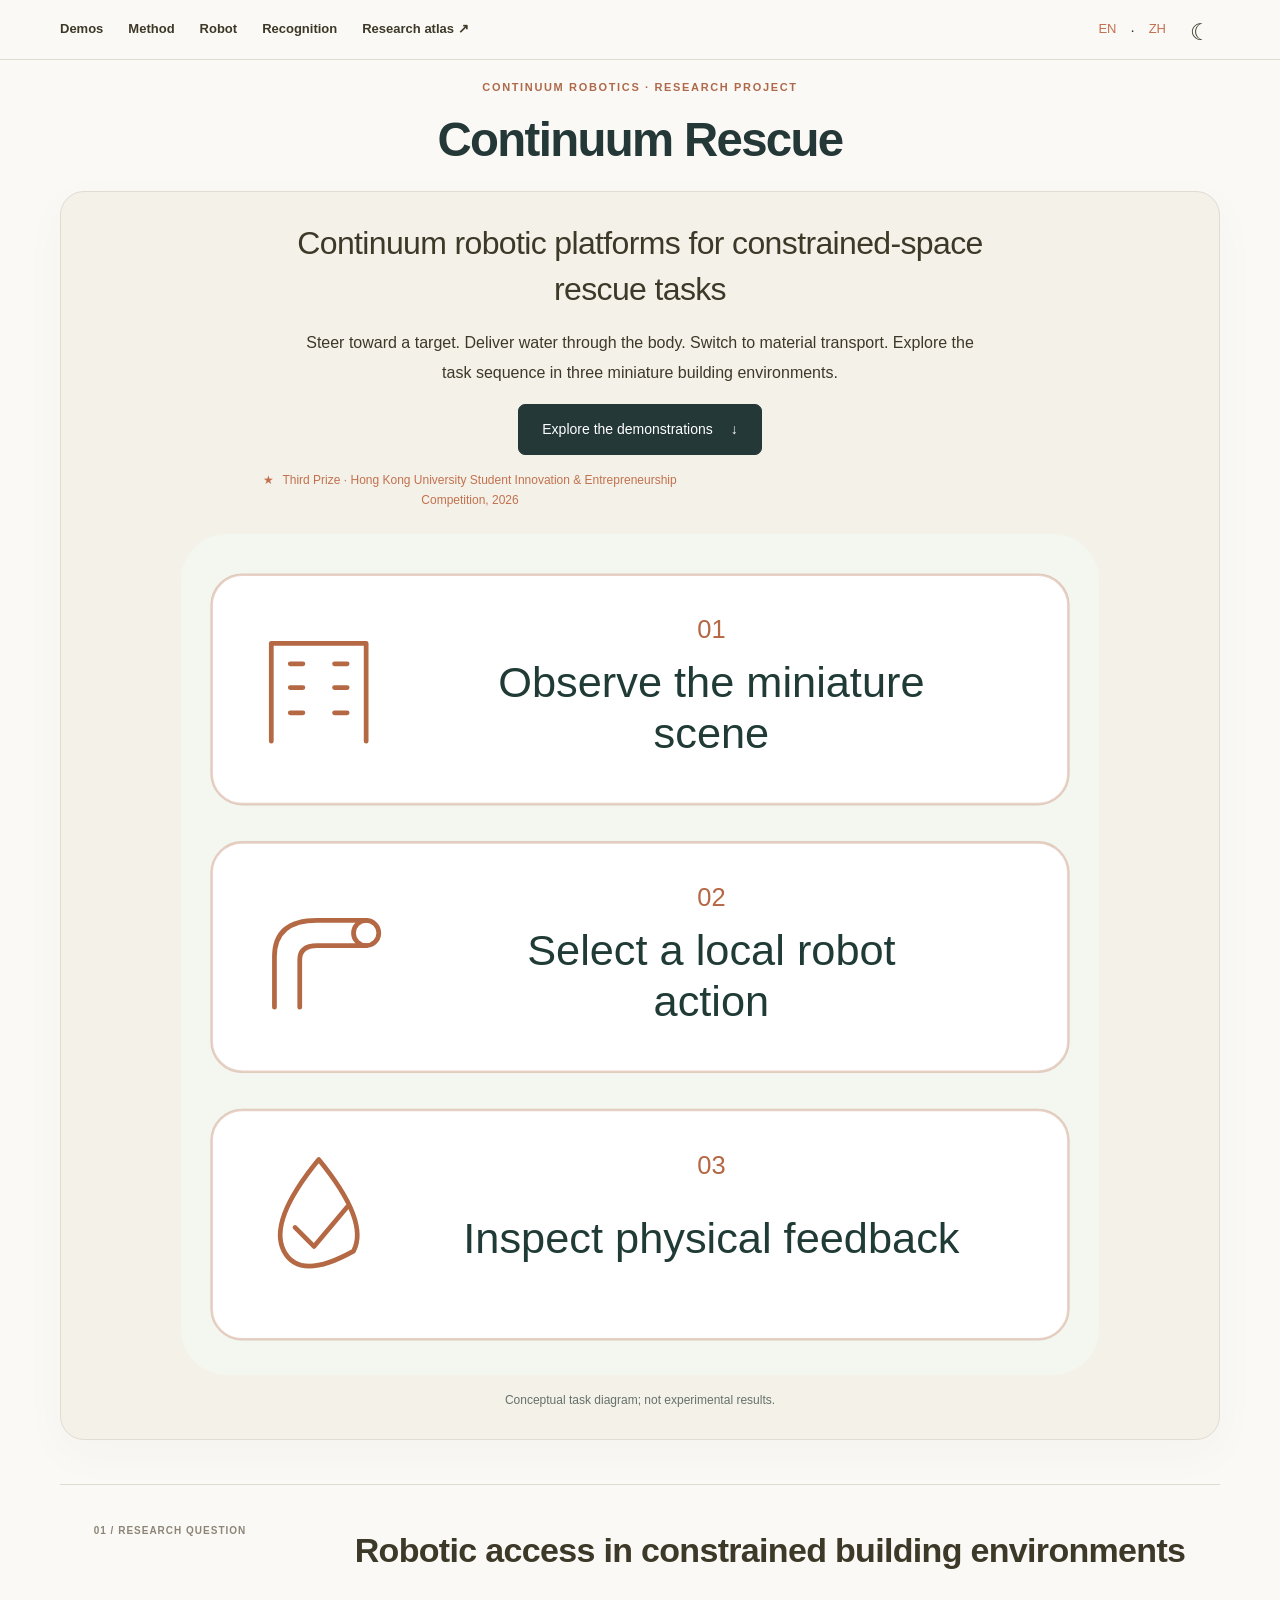
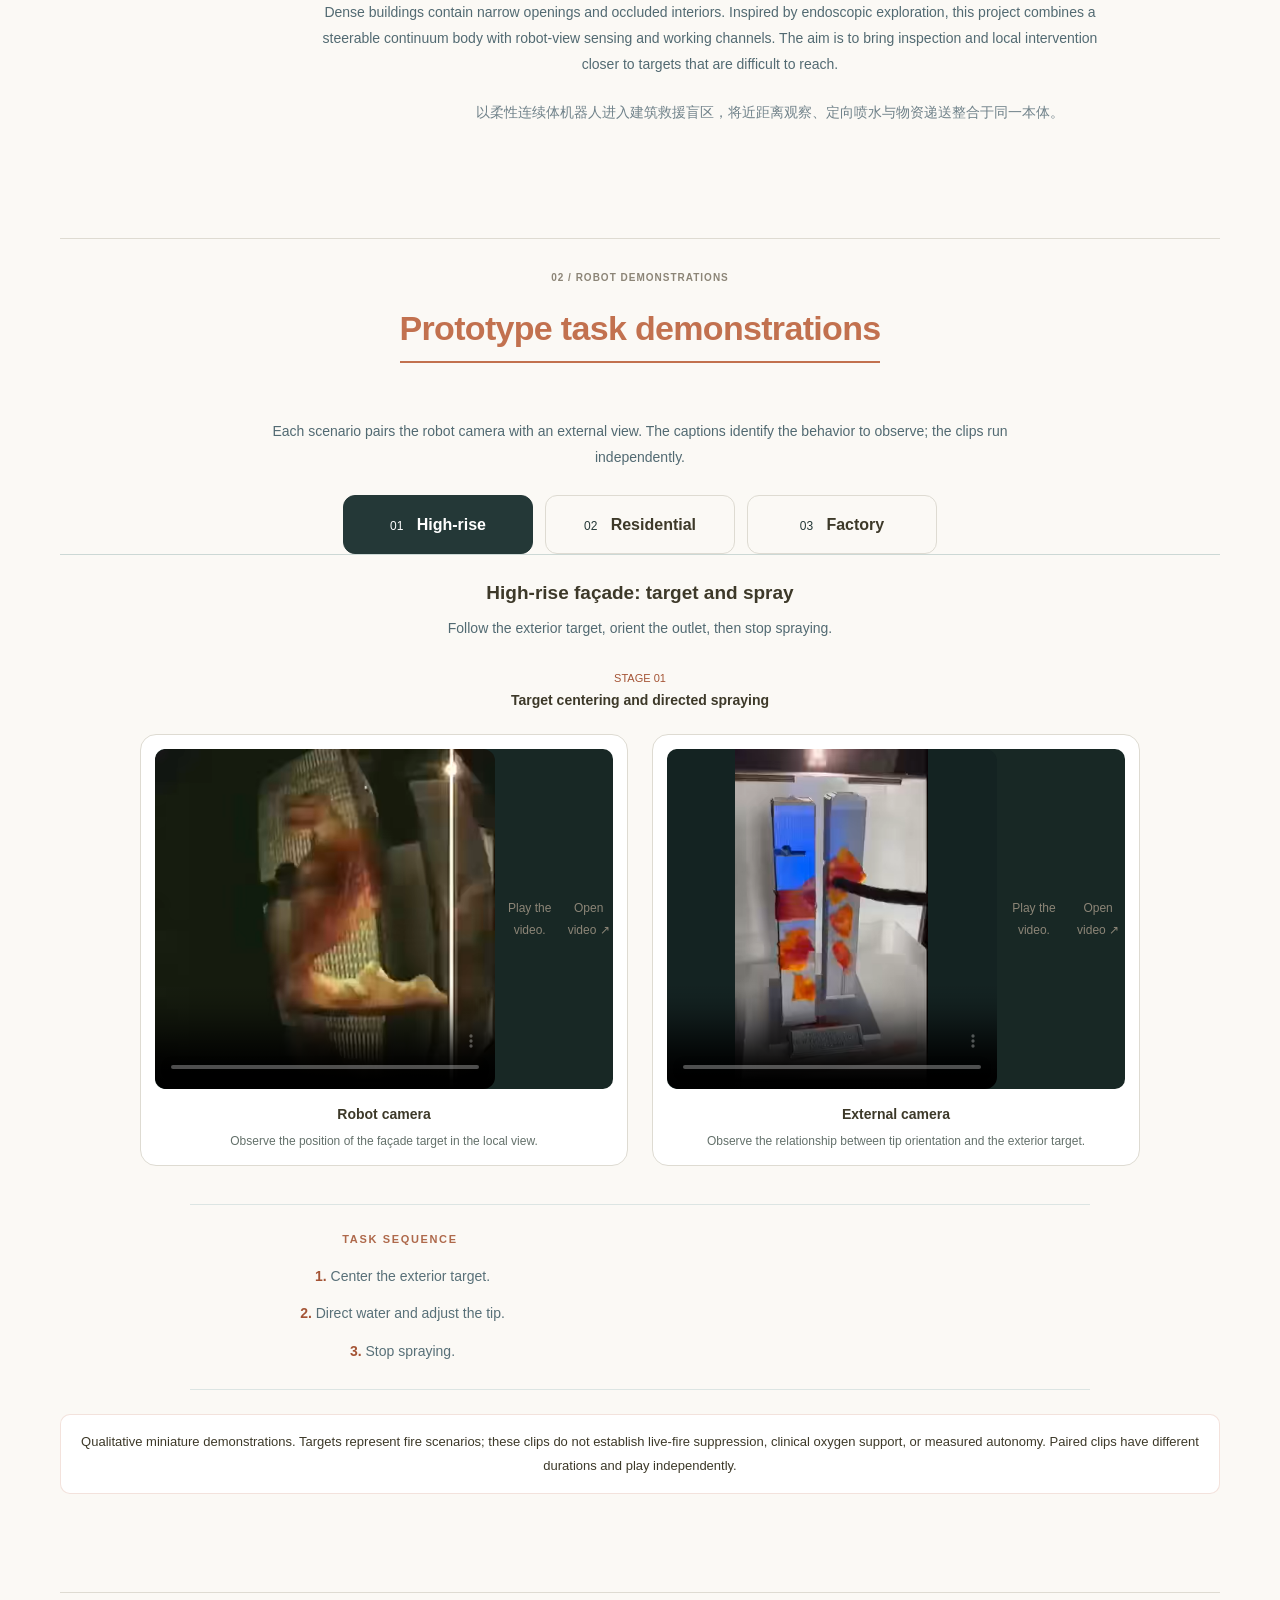
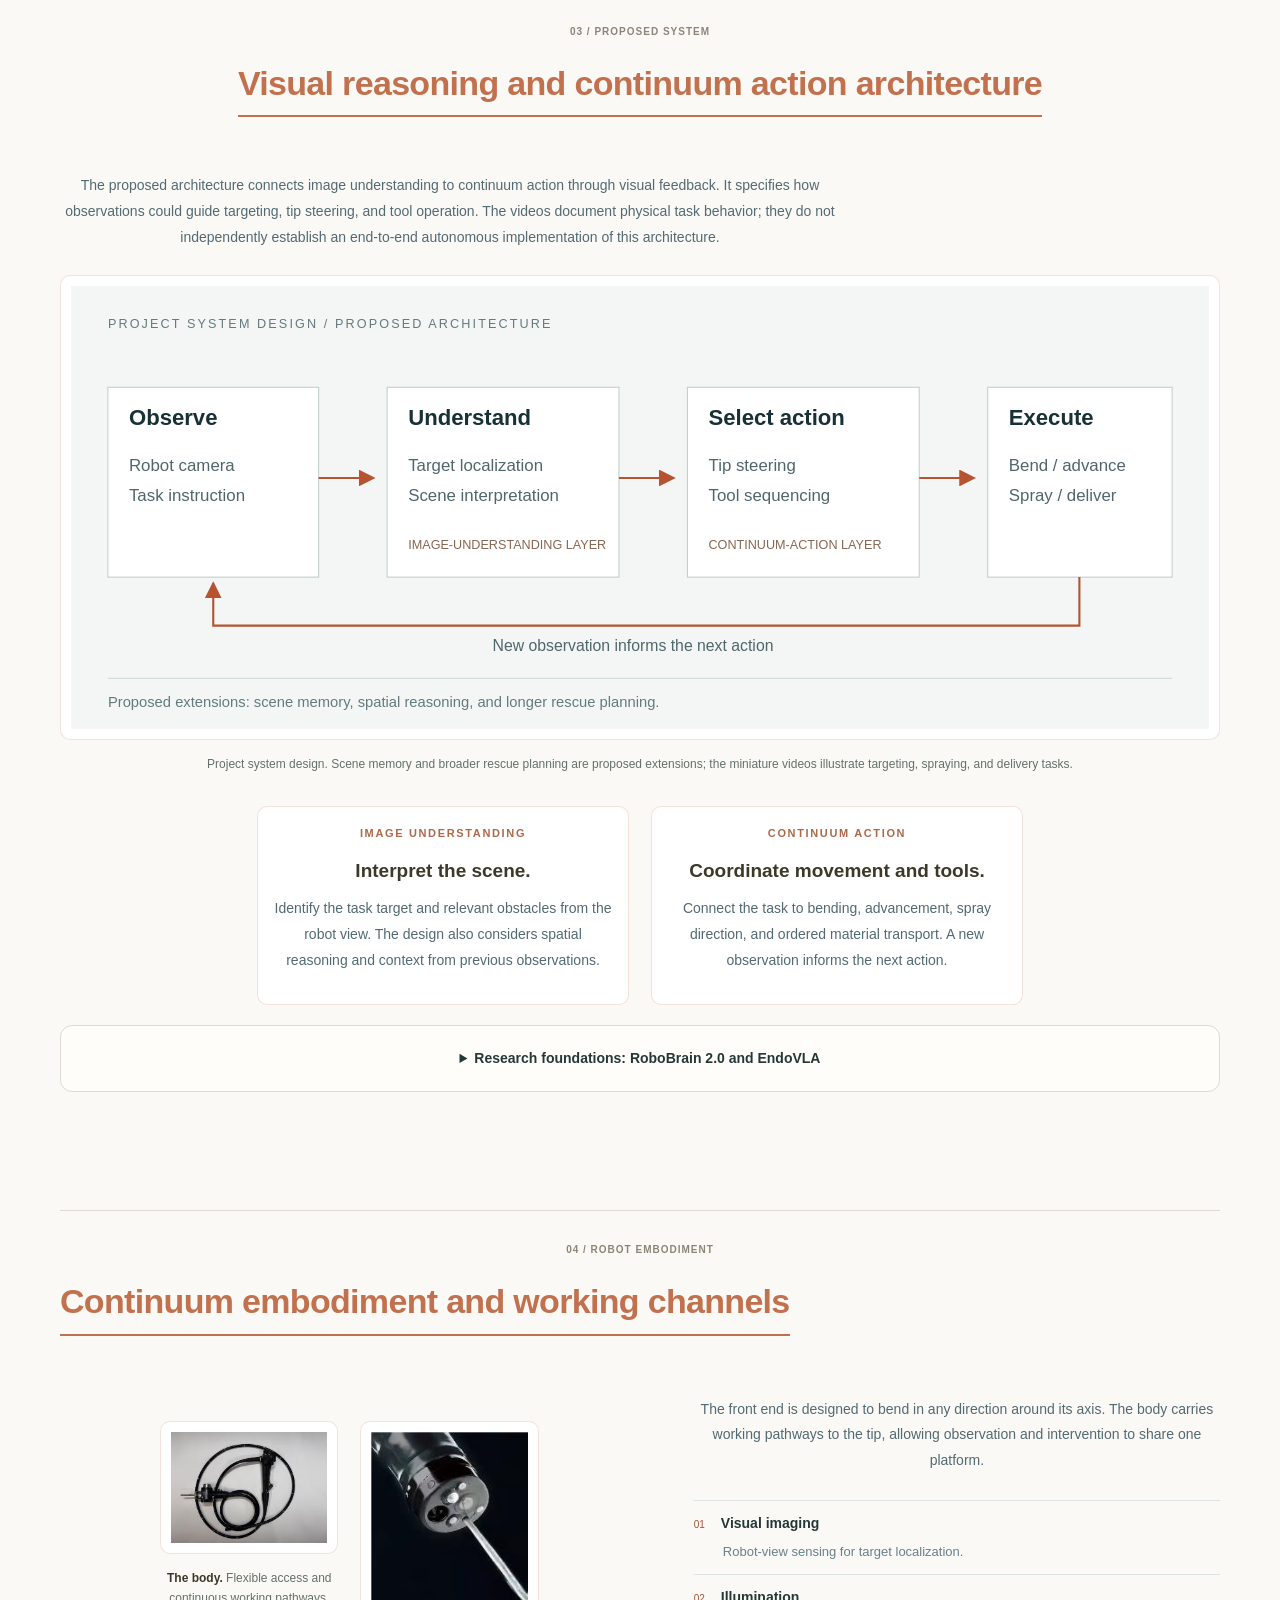
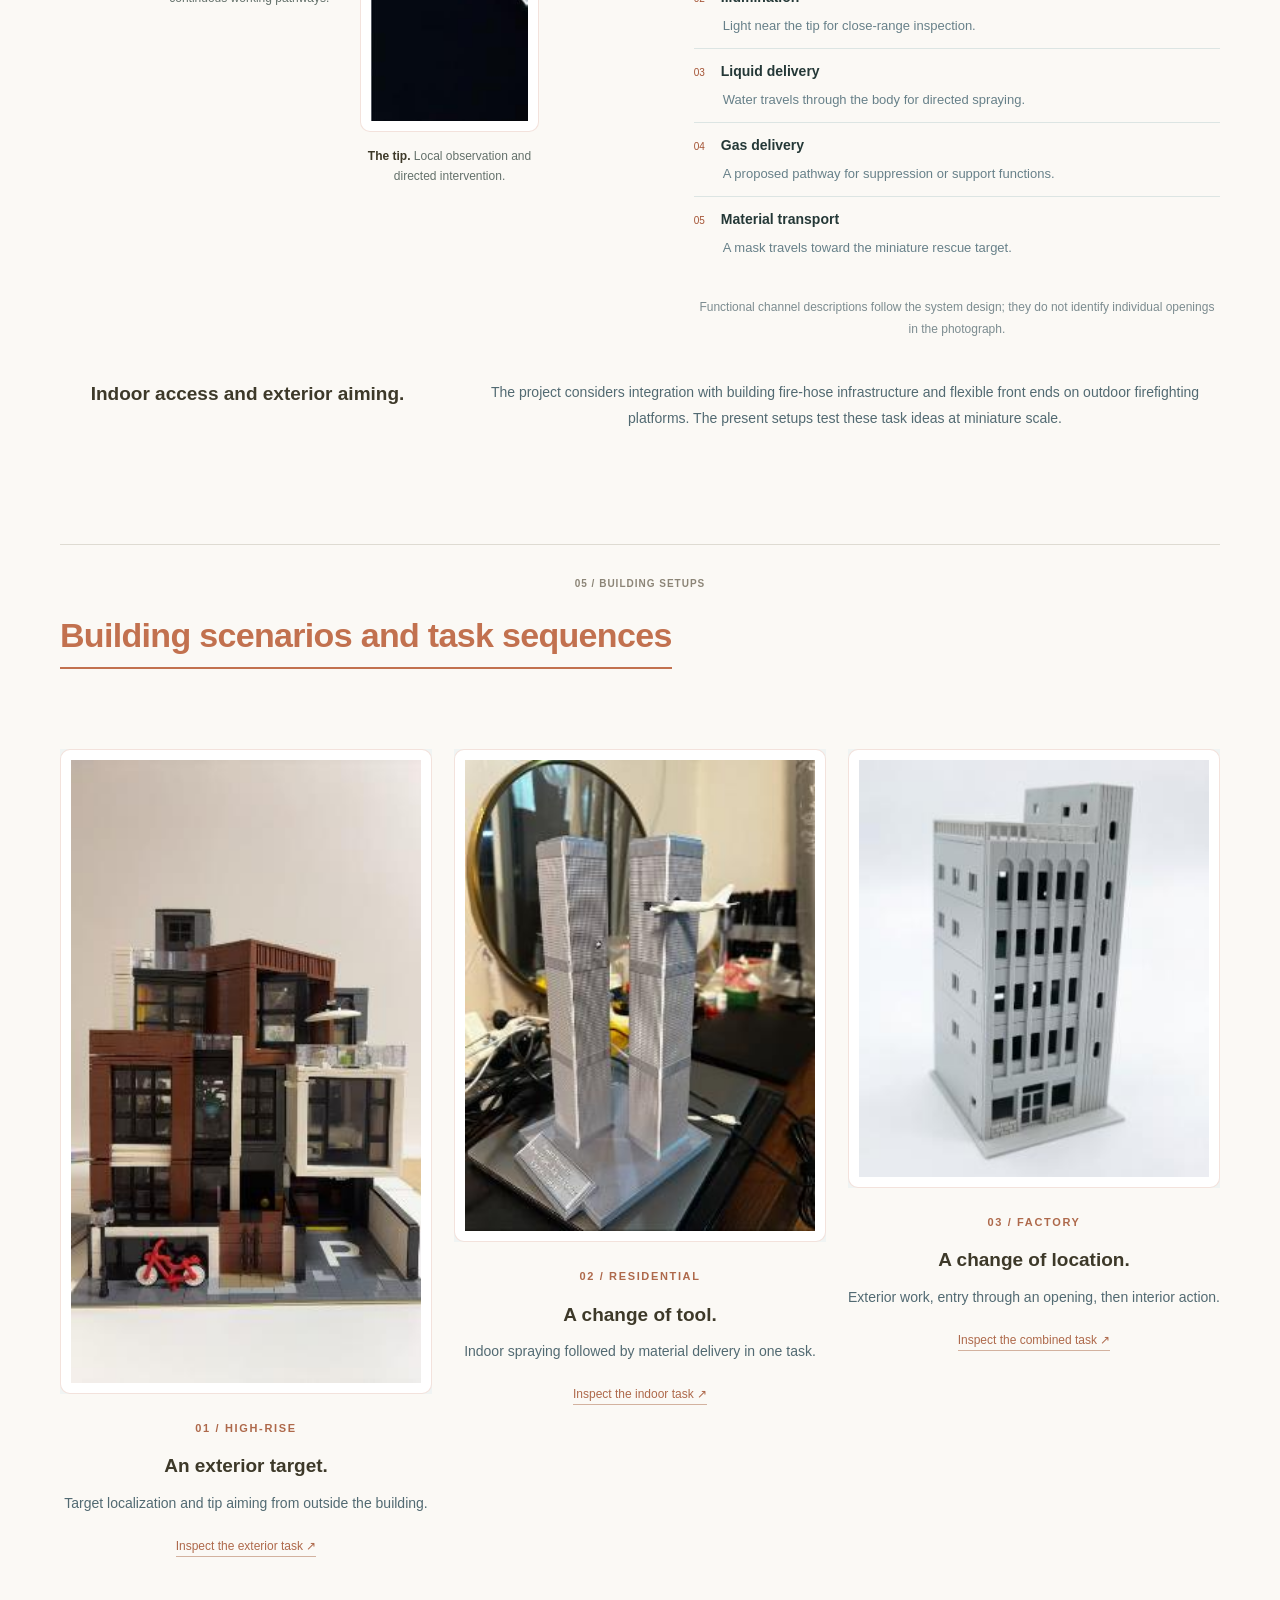
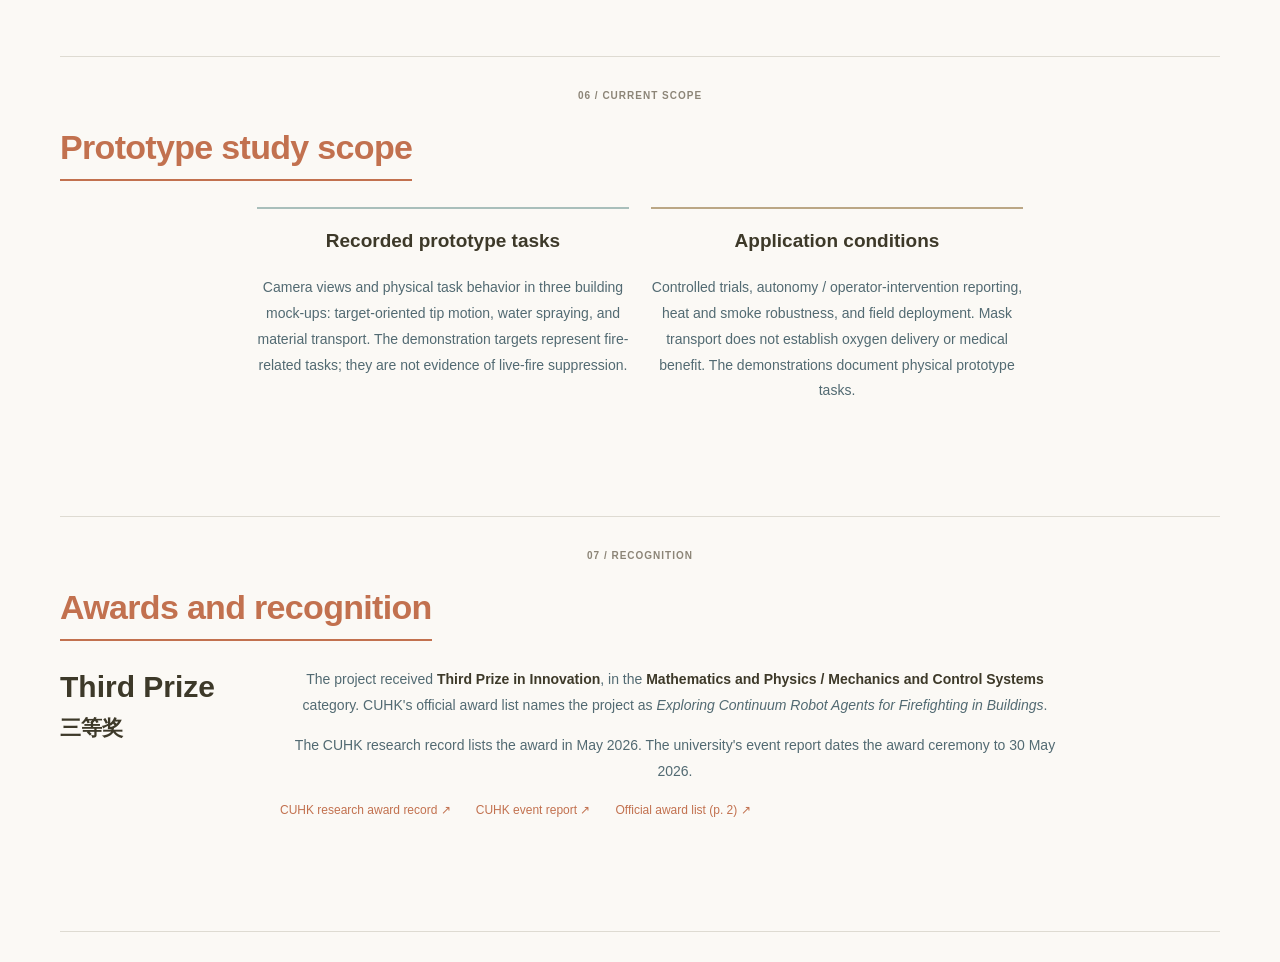
<file: index.html>
<!DOCTYPE html>

<html data-theme="light" lang="en"><head><script>document.documentElement.dataset.theme='light';document.documentElement.style.colorScheme='light';</script><meta charset="utf-8"/><meta content="width=device-width,initial-scale=1" name="viewport"/><meta content="Continuum robots for building rescue blind zones: flexible access, visual targeting and material delivery in miniature building demonstrations." name="description"/><meta content="#183137" name="theme-color"/><title>Exploring Continuum Robot Agents For Fire Rescuing in Buildings</title><link href="assets/images/favicon.svg" rel="icon" type="image/svg+xml"/><link href="assets/css/style.css" rel="stylesheet"/><script defer="" src="assets/js/main.js"></script><link href="index.html" hreflang="en" rel="alternate"/><link href="index-zh.html" hreflang="zh-Hans" rel="alternate"/><link href="presentation-support.css" rel="stylesheet"/><script defer="" src="presentation-support.js"></script><link href="academic-theme.css" rel="stylesheet"/><script defer="" src="academic-ui.js"></script><link href="research-design.css" rel="stylesheet"/><script defer="" src="research-design.js"></script></head>
<body class="theme-evan academic-project research-designed"><nav class="top-nav" id="navigation"><div class="nav-container"><div class="nav-left"><a href="#demos">Demos</a><a href="#method">Method</a><a href="#hardware">Robot</a><a href="#recognition">Recognition</a><a href="https://tianchun-research-atlas.husheddaisy64.chatgpt.site">Research atlas ↗</a></div><div class="academic-tools site-language"><a href="index.html">EN</a> · <a href="index-zh.html">ZH</a><button aria-controls="navigation" aria-expanded="false" aria-label="Menu" class="menu menu-toggle">Menu</button><button aria-label="Switch to dark theme" class="theme-toggle" data-theme-toggle="">☾</button></div></div><nav aria-label="Page sections" class="mobile-section-nav"><a href="#demos">Demos</a><a href="#method">Method</a><a href="#hardware">Robot</a><a href="#recognition">Recognition</a></nav></nav><div class="wrapper"><header class="sidebar"><div class="profile-card"><h2 class="project-identity">Continuum Rescue</h2><div class="visitor-card"><div class="visitor-card-title">ON THIS PAGE</div><div class="academic-toc"><a href="#overview">Overview</a><a href="#demos">Demonstrations</a><a href="#method">Method</a><a href="#hardware">Hardware</a><a href="#scenarios">Scenarios</a><a href="#recognition">Recognition</a><a href="#resources">Resources</a></div></div></div></header><main class="content academic-main" id="main"><p class="academic-eyebrow">CONTINUUM ROBOTICS · RESEARCH PROJECT</p><h1 class="academic-title">Continuum Rescue</h1><header class="hero"><div class="hero-copy"><p class="hero-lead">Continuum robotic platforms for constrained-space rescue tasks</p><p class="hero-summary">Steer toward a target. Deliver water through the body. Switch to material transport. Explore the task sequence in three miniature building environments.</p><div class="actions"><a class="button primary" href="#demos">Explore the demonstrations <span aria-hidden="true">↓</span></a></div><a class="award-line" href="#recognition"><span aria-hidden="true">★</span> Third Prize · Hong Kong University Student Innovation &amp; Entrepreneurship Competition, 2026</a><div aria-label="Research flow" class="research-path"><span>Observation</span><i aria-hidden="true">→</i><span>Tip steering</span><i aria-hidden="true">→</i><span>Tool action</span><i aria-hidden="true">→</i><span>Visual feedback</span></div></div><figure class="research-cover"><picture><source media="(max-width:600px)" srcset="assets/research-cover-en-mobile.svg"/><img alt="Observe the miniature scene → Select a local robot action → Inspect physical feedback" height="280" src="assets/research-cover-en.svg" width="920"/></picture><figcaption>Conceptual task diagram; not experimental results.</figcaption></figure></header>
<section class="section problem visible" id="overview"><div class="section-label">01 / Research question</div><div><span class="research-section-number">01 / RESEARCH SECTION</span><h2>Robotic access in constrained building environments</h2><p class="reading">Dense buildings contain narrow openings and occluded interiors. Inspired by endoscopic exploration, this project combines a steerable continuum body with robot-view sensing and working channels. The aim is to bring inspection and local intervention closer to targets that are difficult to reach.</p><p class="chinese-summary" lang="zh-Hans">以柔性连续体机器人进入建筑救援盲区，将近距离观察、定向喷水与物资递送整合于同一本体。</p></div></section>
<section class="section visible" id="demos"><div class="section-label">02 / Robot demonstrations</div><div class="section-head"><span class="research-section-number">02 / RESEARCH SECTION</span><h2>Prototype task demonstrations</h2></div><p class="reading">Each scenario pairs the robot camera with an external view. The captions identify the behavior to observe; the clips run independently.</p><div aria-label="Demonstration scenario" class="tabs" role="group"><button aria-pressed="true" data-scenario="highrise">01 <strong>High-rise</strong></button><button aria-pressed="false" data-scenario="residential">02 <strong>Residential</strong></button><button aria-pressed="false" data-scenario="factory">03 <strong>Factory</strong></button></div><div class="demo-header"><h3 id="demo-title">High-rise façade</h3><p class="reading" id="demo-description">Follow the exterior target, orient the outlet, then stop spraying.</p></div><div id="demo-grid"></div><div class="task-sequence balanced-cards"><span class="eyebrow">Task sequence</span><ol id="demo-steps"></ol></div><noscript><a href="assets/videos/demo-01.mp4" rel="noopener" target="_blank">Original clip 01</a> · <a href="assets/videos/demo-02.mp4" rel="noopener" target="_blank">Original clip 02</a> · <a href="assets/videos/demo-03.mp4" rel="noopener" target="_blank">Original clip 03</a> · <a href="assets/videos/demo-04.mp4" rel="noopener" target="_blank">Original clip 04</a> · <a href="assets/videos/demo-05.mp4" rel="noopener" target="_blank">Original clip 05</a> · <a href="assets/videos/demo-06.mp4" rel="noopener" target="_blank">Original clip 06</a> · <a href="assets/videos/demo-07.mp4" rel="noopener" target="_blank">Original clip 07</a> · <a href="assets/videos/demo-08.mp4" rel="noopener" target="_blank">Original clip 08</a> · <a href="assets/videos/demo-09.mp4" rel="noopener" target="_blank">Original clip 09</a> · <a href="assets/videos/demo-10.mp4" rel="noopener" target="_blank">Original clip 10</a> · </noscript><p class="scope-note">Qualitative miniature demonstrations. Targets represent fire scenarios; these clips do not establish live-fire suppression, clinical oxygen support, or measured autonomy. Paired clips have different durations and play independently.</p></section>
<section class="section visible" id="method"><div class="section-label">03 / Proposed system</div><div class="section-head"><span class="research-section-number">03 / RESEARCH SECTION</span><h2>Visual reasoning and continuum action architecture</h2></div><p class="reading">The proposed architecture connects image understanding to continuum action through visual feedback. It specifies how observations could guide targeting, tip steering, and tool operation. The videos document physical task behavior; they do not independently establish an end-to-end autonomous implementation of this architecture.</p><figure class="system-figure"><img alt="Proposed system: camera observation and task instruction feed scene understanding, action selection and the continuum robot, with an observation feedback loop" loading="lazy" src="assets/images/rescue-system.svg"/><ol aria-label="Proposed system flow" class="system-mobile"><li><strong>01 / Observe</strong><span>Robot camera and task instruction.</span></li><li><strong>02 / Understand</strong><span>Target localization and scene interpretation.</span></li><li><strong>03 / Select action</strong><span>Tip steering and tool sequencing.</span></li><li><strong>04 / Execute</strong><span>Bend, advance, spray, or deliver.</span></li><li class="feedback">Feedback: a new observation informs the next action.</li></ol><figcaption>Project system design. Scene memory and broader rescue planning are proposed extensions; the miniature videos illustrate targeting, spraying, and delivery tasks.</figcaption></figure><div class="method-notes balanced-cards"><article><span class="eyebrow">Image understanding</span><h3>Interpret the scene.</h3><p>Identify the task target and relevant obstacles from the robot view. The design also considers spatial reasoning and context from previous observations.</p></article><article><span class="eyebrow">Continuum action</span><h3>Coordinate movement and tools.</h3><p>Connect the task to bending, advancement, spray direction, and ordered material transport. A new observation informs the next action.</p></article></div><details class="research-foundations"><summary>Research foundations: RoboBrain 2.0 and EndoVLA</summary><p><a href="https://arxiv.org/abs/2507.02029">RoboBrain 2.0</a> motivates the understanding layer. <a href="https://arxiv.org/abs/2505.15206">EndoVLA</a> motivates visual instruction and action for a flexible instrument. These are related research foundations.</p><div class="foundation-images balanced-cards"><figure><img alt="RoboBrain foundation figure reproduced in the project presentation" loading="lazy" src="assets/images/robobrain-foundation.png"/><figcaption>Understanding and planning foundation.</figcaption></figure><figure><img alt="EndoVLA foundation figure reproduced in the project presentation" loading="lazy" src="assets/images/endovla-foundation.png"/><figcaption>Visual instruction and action foundation.</figcaption></figure></div></details></section>
<section class="section visible" id="hardware"><div class="section-label">04 / Robot embodiment</div><span class="research-section-number">04 / RESEARCH SECTION</span><h2>Continuum embodiment and working channels</h2><div class="hardware-layout"><div class="hardware-photos balanced-cards"><figure class="body-photo"><img alt="Tubular continuum robot body with coiled working channels" loading="lazy" src="assets/images/continuum-robot.jpg"/><figcaption><strong>The body.</strong> Flexible access and continuous working pathways.</figcaption></figure><figure class="tip-photo"><img alt="Close-up of the front end and material delivery tube" loading="lazy" src="assets/images/end-effector.jpg"/><figcaption><strong>The tip.</strong> Local observation and directed intervention.</figcaption></figure></div><div class="hardware-copy"><p>The front end is designed to bend in any direction around its axis. The body carries working pathways to the tip, allowing observation and intervention to share one platform.</p><dl class="channel-list"><div><dt><span>01</span> Visual imaging</dt><dd>Robot-view sensing for target localization.</dd></div><div><dt><span>02</span> Illumination</dt><dd>Light near the tip for close-range inspection.</dd></div><div><dt><span>03</span> Liquid delivery</dt><dd>Water travels through the body for directed spraying.</dd></div><div><dt><span>04</span> Gas delivery</dt><dd>A proposed pathway for suppression or support functions.</dd></div><div><dt><span>05</span> Material transport</dt><dd>A mask travels toward the miniature rescue target.</dd></div></dl><p class="figure-note">Functional channel descriptions follow the system design; they do not identify individual openings in the photograph.</p></div></div><div class="deployment-note"><h3>Indoor access and exterior aiming.</h3><p>The project considers integration with building fire-hose infrastructure and flexible front ends on outdoor firefighting platforms. The present setups test these task ideas at miniature scale.</p></div></section>
<section class="section visible" id="scenarios"><div class="section-label">05 / Building setups</div><span class="research-section-number">05 / RESEARCH SECTION</span><h2>Building scenarios and task sequences</h2><div class="scenario-gallery balanced-cards"><article><figure><img alt="High-rise miniature setup" loading="lazy" src="assets/images/high-rise.jpg"/></figure><span class="eyebrow">01 / High-rise</span><h3>An exterior target.</h3><p>Target localization and tip aiming from outside the building.</p><a class="text-link" data-demo-jump="highrise" href="#demos">Inspect the exterior task ↗</a></article><article><figure><img alt="Residential miniature setup" loading="lazy" src="assets/images/residential.jpg"/></figure><span class="eyebrow">02 / Residential</span><h3>A change of tool.</h3><p>Indoor spraying followed by material delivery in one task.</p><a class="text-link" data-demo-jump="residential" href="#demos">Inspect the indoor task ↗</a></article><article><figure><img alt="Factory miniature setup" loading="lazy" src="assets/images/factory.jpg"/></figure><span class="eyebrow">03 / Factory</span><h3>A change of location.</h3><p>Exterior work, entry through an opening, then interior action.</p><a class="text-link" data-demo-jump="factory" href="#demos">Inspect the combined task ↗</a></article></div></section>
<section class="section scope-section visible"><div class="section-label">06 / Current scope</div><span class="research-section-number">06 / RESEARCH SECTION</span><h2>Prototype study scope</h2><div class="scope-columns balanced-cards"><div><h3>Recorded prototype tasks</h3><p>Camera views and physical task behavior in three building mock-ups: target-oriented tip motion, water spraying, and material transport. The demonstration targets represent fire-related tasks; they are not evidence of live-fire suppression.</p></div><div><h3>Application conditions</h3><p>Controlled trials, autonomy / operator-intervention reporting, heat and smoke robustness, and field deployment. Mask transport does not establish oxygen delivery or medical benefit. The demonstrations document physical prototype tasks.</p></div></div></section>
<section class="section visible" id="recognition"><div class="section-label">07 / Recognition</div><span class="research-section-number">07 / RESEARCH SECTION</span><h2>Awards and recognition</h2><div class="recognition-detail"><strong class="prize-word">Third Prize<span>三等奖</span></strong><div><p>The project received <strong>Third Prize in Innovation</strong>, in the <strong>Mathematics and Physics / Mechanics and Control Systems</strong> category. CUHK's official award list names the project as <em>Exploring Continuum Robot Agents for Firefighting in Buildings</em>.</p><p>The CUHK research record lists the award in May 2026. The university's event report dates the award ceremony to 30 May 2026.</p><p class="award-sources"><a href="https://www.cpr.cuhk.edu.hk/wp-content/uploads/newscentre/pressrelease/Appendix_eng-2.pdf#page=2" rel="noopener" target="_blank">CUHK research award record ↗</a><a href="https://kto.cuhk.edu.hk/en/news-events/announcements/event-highlight-cuhk-wins-19-awards-at-the-12th-hong-kong-university-student-innovation-and-entrepreneurship-competition-30-may-2026" rel="noopener" target="_blank">CUHK event report ↗</a><a href="https://www.cpr.cuhk.edu.hk/wp-content/uploads/newscentre/pressrelease/Appendix_eng-2.pdf" rel="noopener" target="_blank">Official award list (p. 2) ↗</a></p></div></div></section>
<section class="section visible" id="resources"><div class="section-label">08 / Resources</div><span class="research-section-number">08 / RESEARCH SECTION</span><h2>Research materials</h2><div class="resource-list"><a href="assets/documents/research-poster.pdf" rel="noopener" target="_blank"><strong>Research poster</strong><span>System concept and research overview</span><b aria-hidden="true">↗</b></a><a href="https://github.com/evan0610/Exploring-Continuum-Robot-Agents-For-Fire-Rescuing-in-Buildings"><strong>Project repository</strong><span>Research documentation and demonstration media</span><b aria-hidden="true">↗</b></a></div></section></main><footer class="site-footer"><p>Continuum Rescue · Robotics Research</p></footer></div></body></html>
</file>
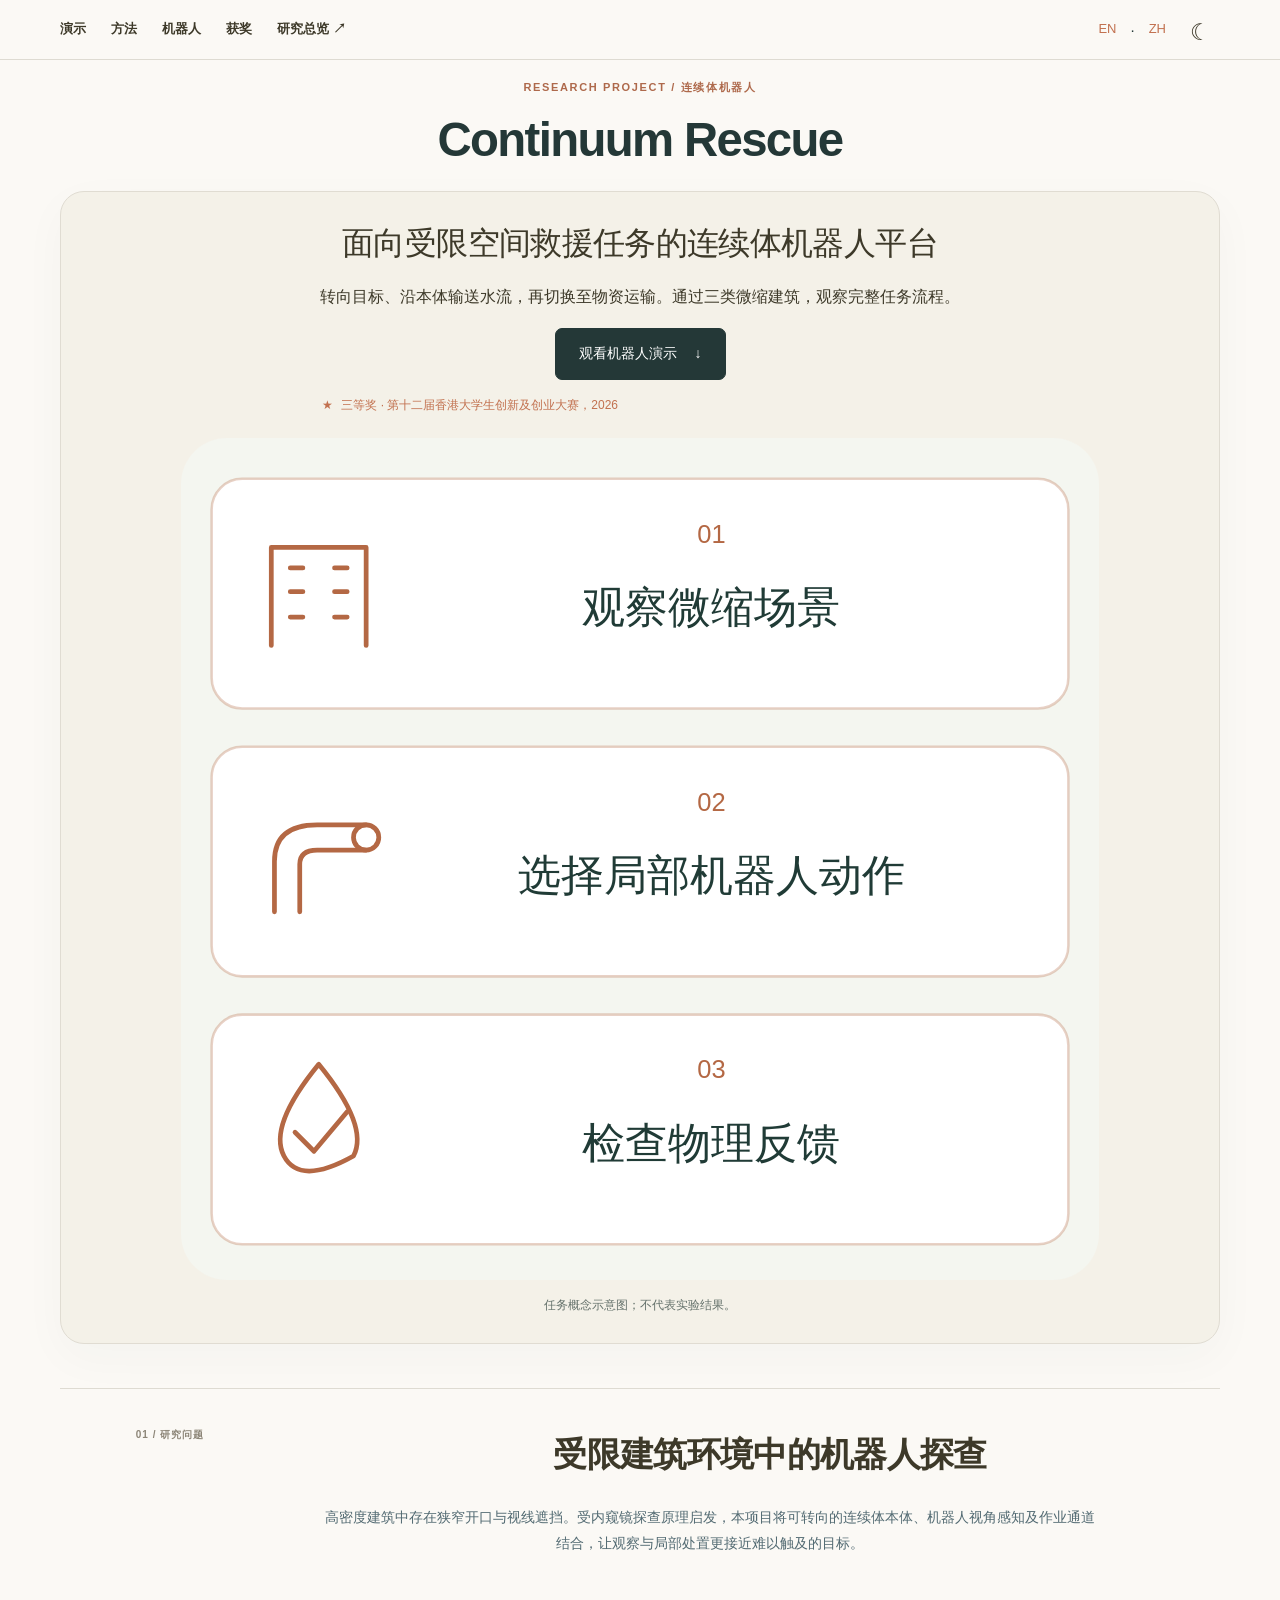
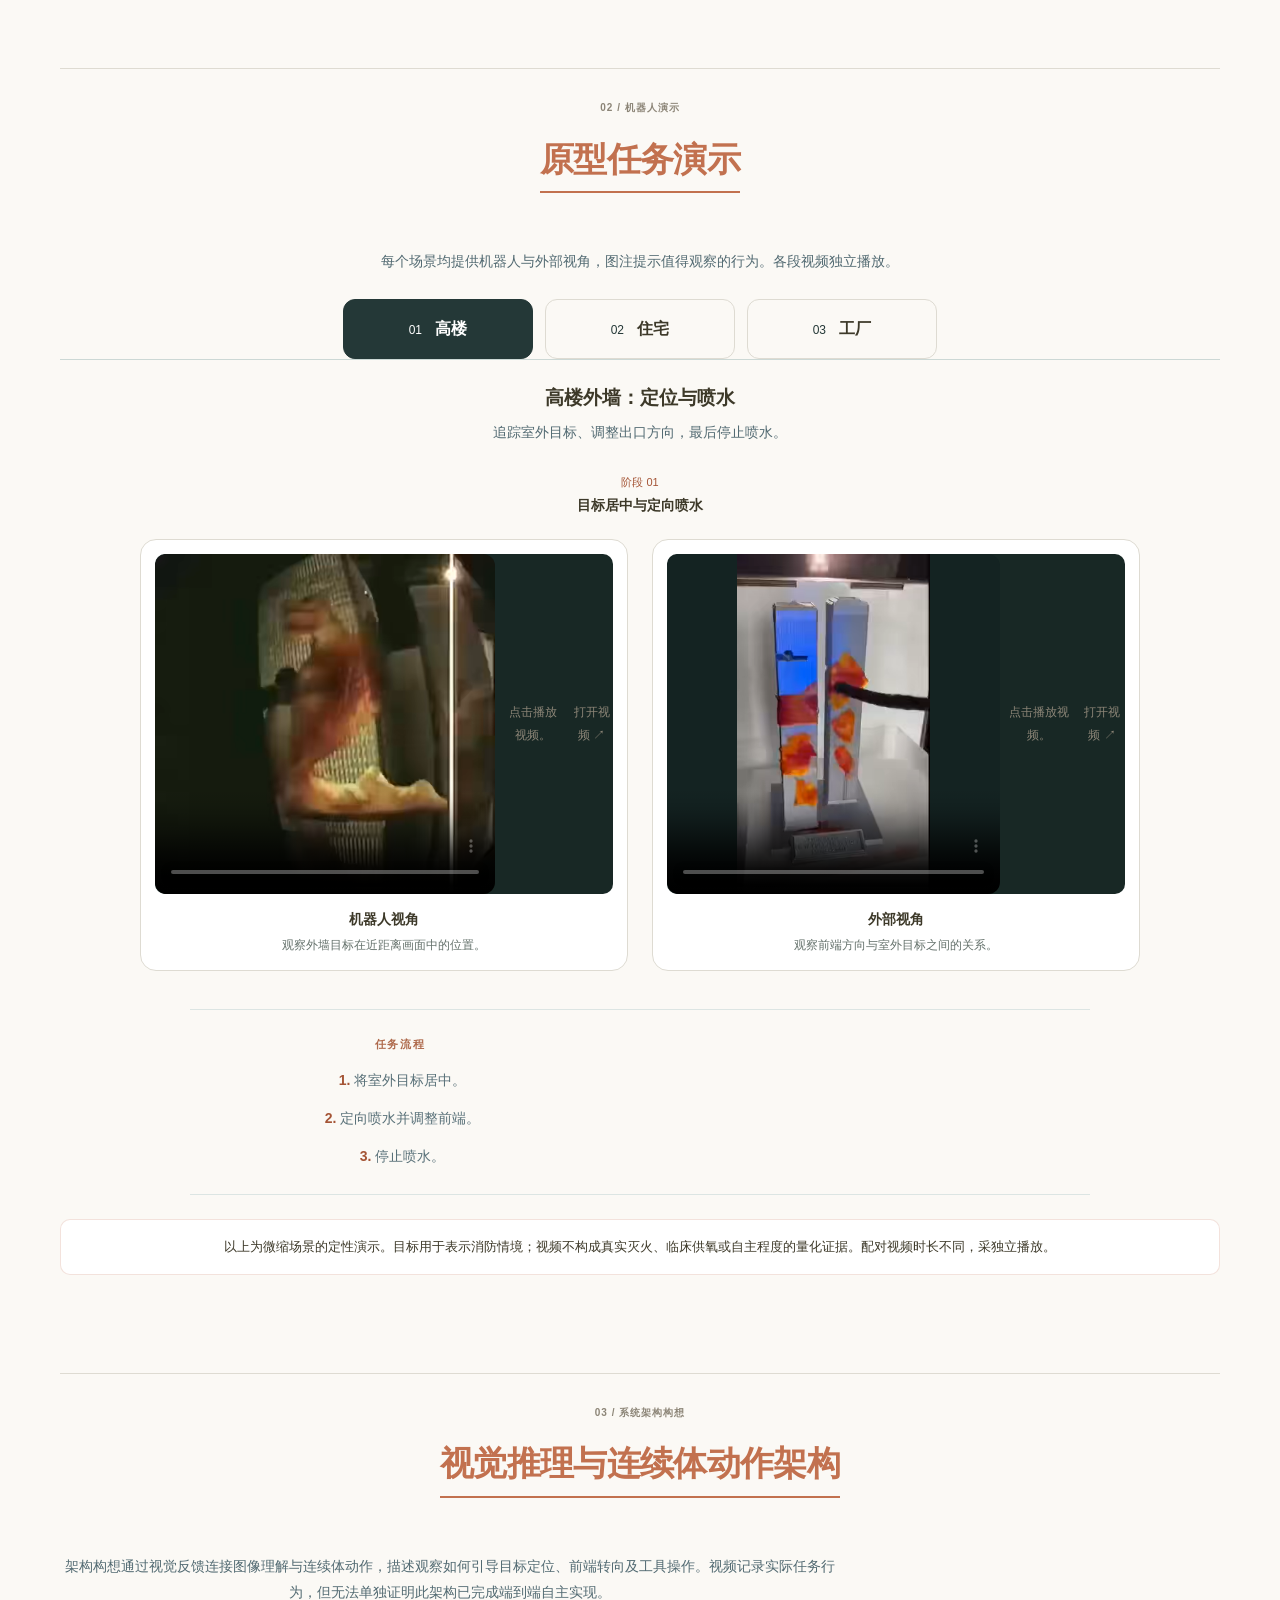
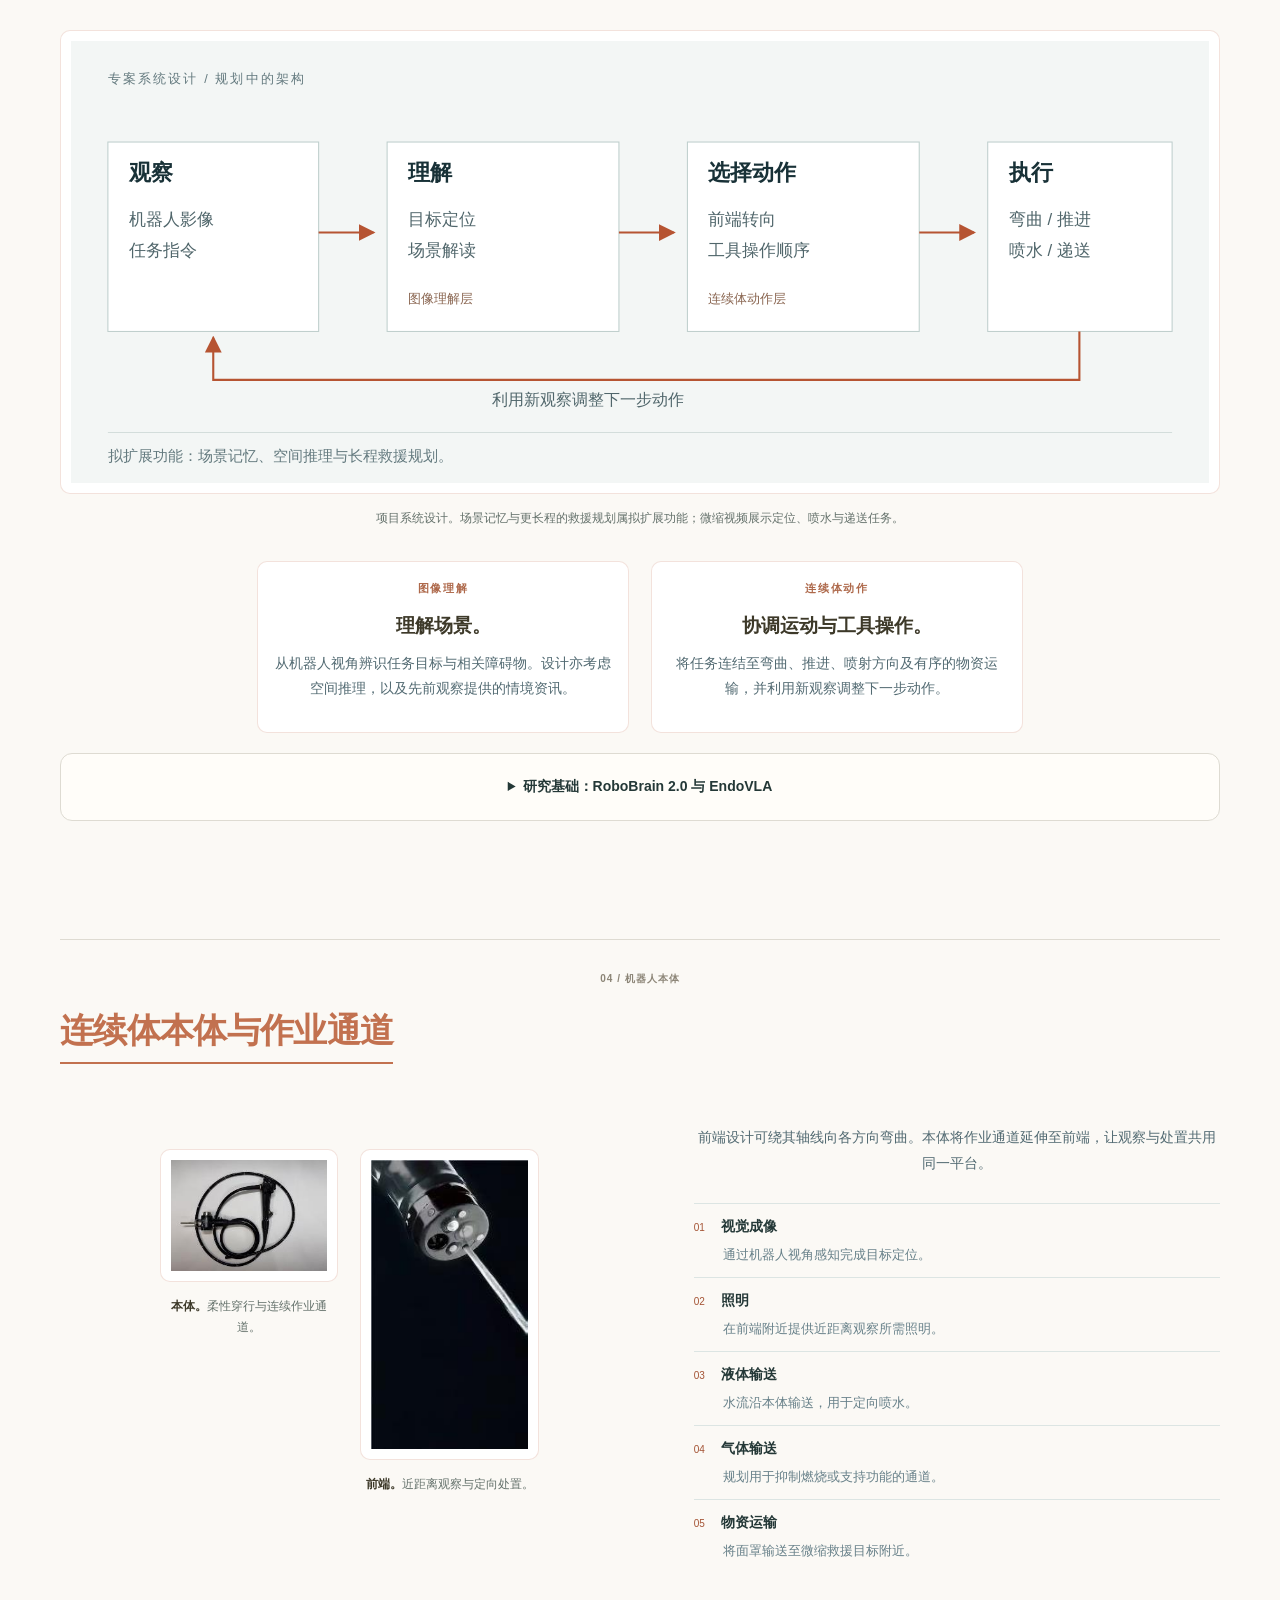
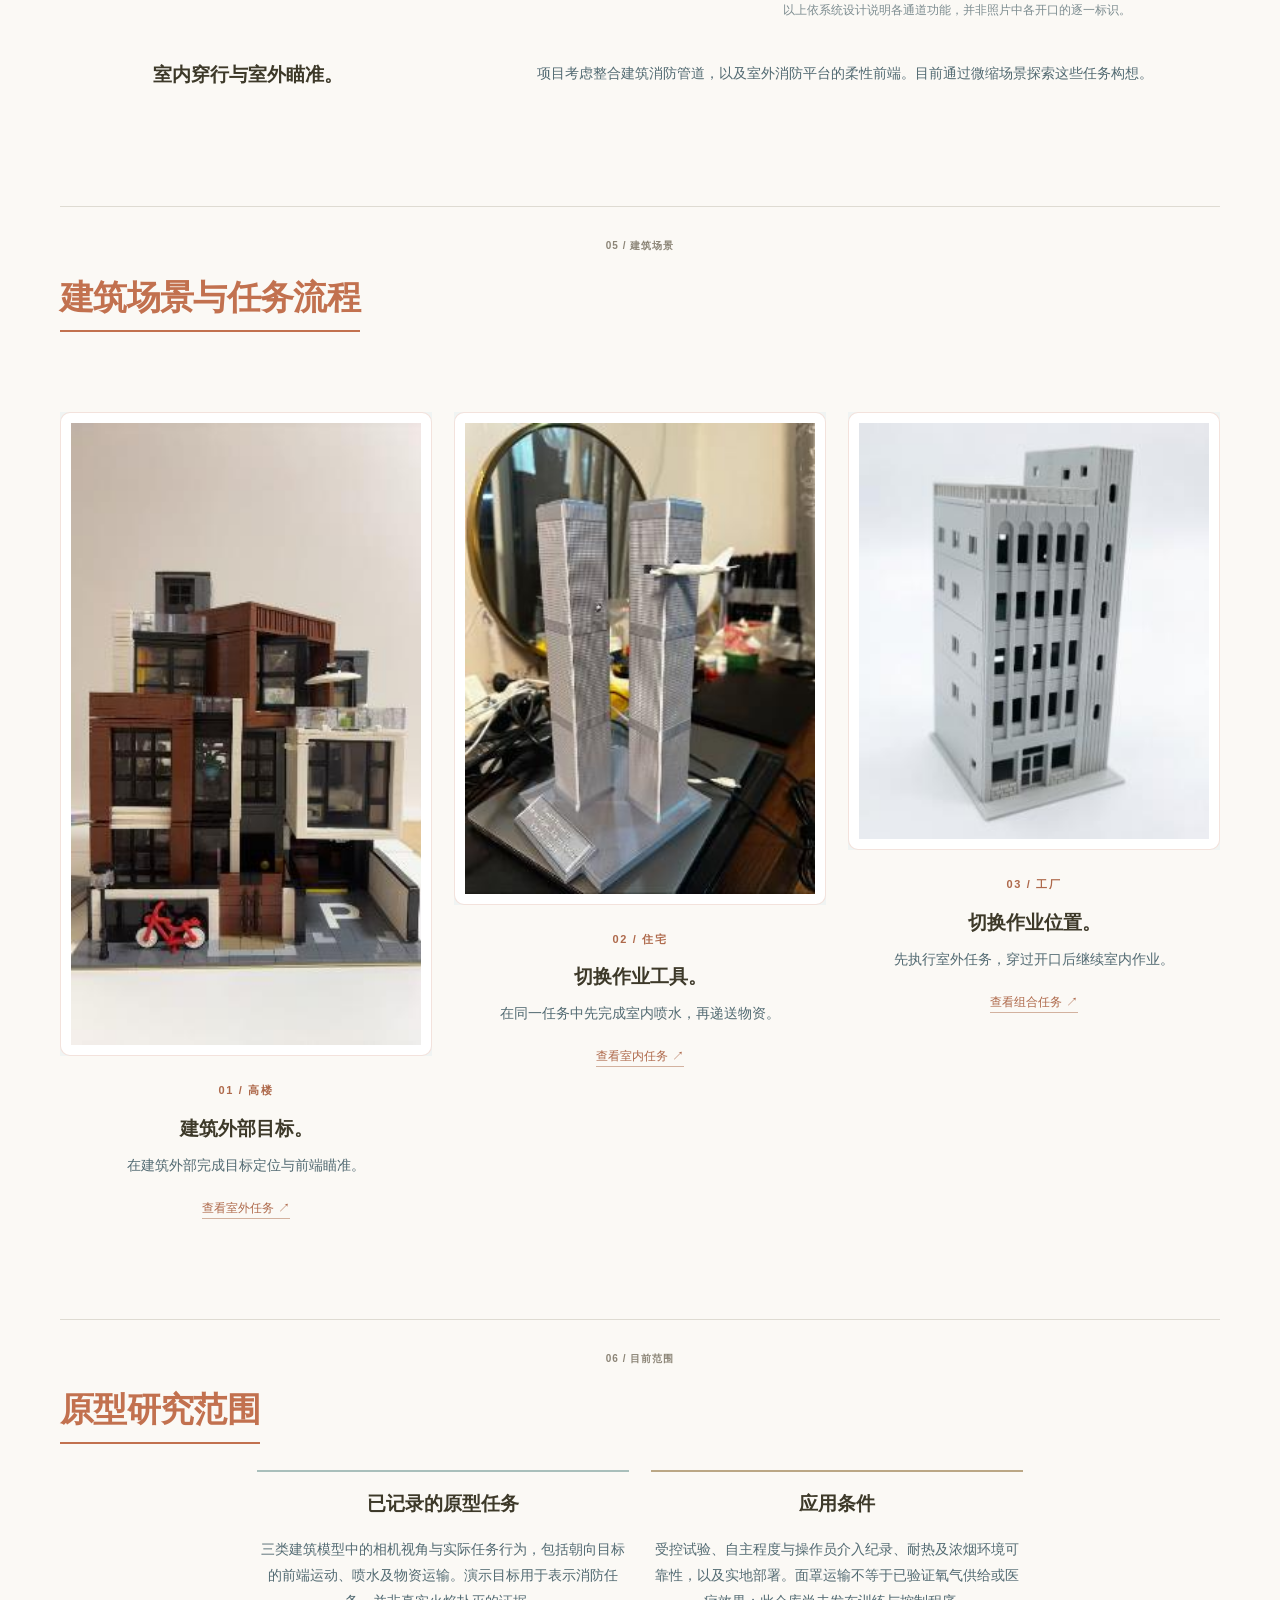
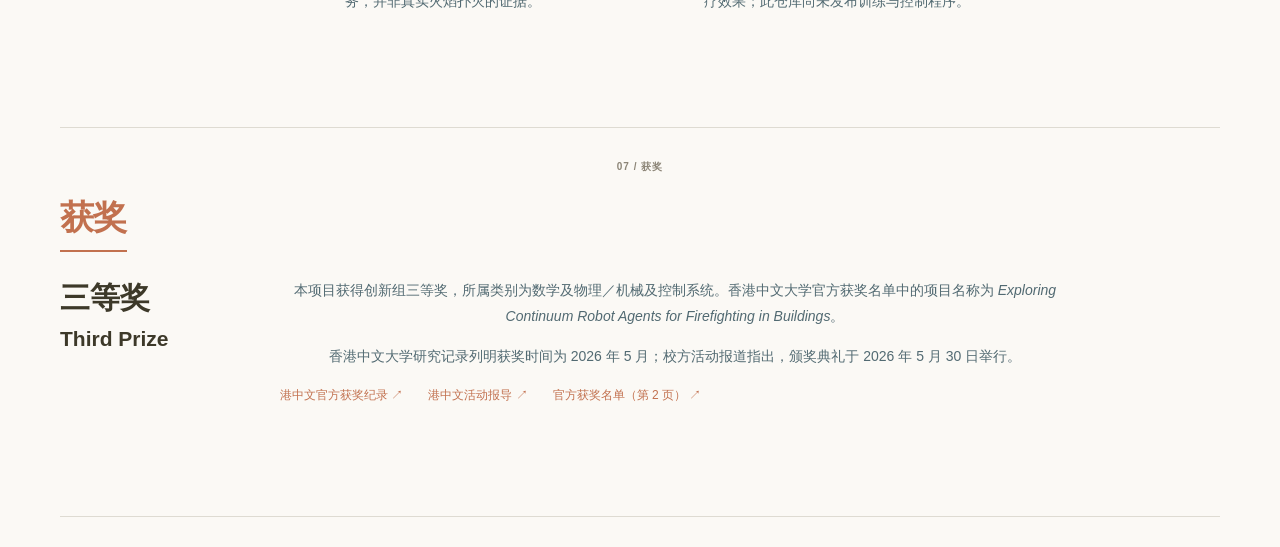
<file: index-zh.html>
<!DOCTYPE html>

<html data-theme="light" lang="zh-Hans"><head><script>document.documentElement.dataset.theme='light';document.documentElement.style.colorScheme='light';</script><meta charset="utf-8"/><meta content="width=device-width,initial-scale=1" name="viewport"/><meta content="面向建筑救援盲区的连续体机器人：微缩建筑中的柔性穿行、视觉定位与物资递送演示。" name="description"/><meta content="#183137" name="theme-color"/><title>探索连续体机器人智能体用于建筑消防救援</title><link href="assets/images/favicon.svg" rel="icon" type="image/svg+xml"/><link href="assets/css/style.css" rel="stylesheet"/><script defer="" src="assets/js/main.js"></script><link href="index.html" hreflang="en" rel="alternate"/><link href="index-zh.html" hreflang="zh-Hans" rel="alternate"/><link href="presentation-support.css" rel="stylesheet"/><script defer="" src="presentation-support.js"></script><link href="academic-theme.css" rel="stylesheet"/><script defer="" src="academic-ui.js"></script><link href="research-design.css" rel="stylesheet"/><script defer="" src="research-design.js"></script></head>
<body class="theme-evan academic-project research-designed"><nav class="top-nav" id="navigation"><div class="nav-container"><div class="nav-left"><a href="#demos">演示</a><a href="#method">方法</a><a href="#hardware">机器人</a><a href="#recognition">获奖</a><a href="https://tianchun-research-atlas.husheddaisy64.chatgpt.site">研究总览 ↗</a></div><div class="academic-tools site-language"><a href="index.html">EN</a> · <a href="index-zh.html">ZH</a><button aria-controls="navigation" aria-expanded="false" aria-label="菜单" class="menu menu-toggle">菜单</button><button aria-label="切换至深色模式" class="theme-toggle" data-theme-toggle="">☾</button></div></div><nav aria-label="章节导航" class="mobile-section-nav"><a href="#demos">演示</a><a href="#method">方法</a><a href="#hardware">机器人</a><a href="#recognition">获奖</a></nav></nav><div class="wrapper"><header class="sidebar"><div class="profile-card"><h2 class="project-identity">Continuum Rescue</h2><div class="visitor-card"><div class="visitor-card-title">本页导航</div><div class="academic-toc"><a href="#overview">项目概览</a><a href="#demos">演示</a><a href="#method">方法</a><a href="#hardware">硬件平台</a><a href="#scenarios">应用场景</a><a href="#recognition">获奖</a><a href="#resources">资料</a></div></div></div></header><main class="content academic-main" id="main"><p class="academic-eyebrow">RESEARCH PROJECT / 连续体机器人</p><h1 class="academic-title">Continuum Rescue</h1><header class="hero"><div class="hero-copy"><p class="hero-lead">面向受限空间救援任务的连续体机器人平台</p><p class="hero-summary">转向目标、沿本体输送水流，再切换至物资运输。通过三类微缩建筑，观察完整任务流程。</p><div class="actions"><a class="button primary" href="#demos">观看机器人演示 <span aria-hidden="true">↓</span></a></div><a class="award-line" href="#recognition"><span aria-hidden="true">★</span> 三等奖 · 第十二届香港大学生创新及创业大赛，2026</a><div aria-label="研究流程" class="research-path"><span>观察</span><i aria-hidden="true">→</i><span>前端转向</span><i aria-hidden="true">→</i><span>工具操作</span><i aria-hidden="true">→</i><span>视觉反馈</span></div></div><figure class="research-cover"><picture><source media="(max-width:600px)" srcset="assets/research-cover-zh-mobile.svg"/><img alt="观察微缩场景 → 选择局部机器人动作 → 检查物理反馈" height="280" src="assets/research-cover-zh.svg" width="920"/></picture><figcaption>任务概念示意图；不代表实验结果。</figcaption></figure></header>
<section class="section problem visible" id="overview"><div class="section-label">01 / 研究问题</div><div><span class="research-section-number">01 / 研究章节</span><h2>受限建筑环境中的机器人探查</h2><p class="reading">高密度建筑中存在狭窄开口与视线遮挡。受内窥镜探查原理启发，本项目将可转向的连续体本体、机器人视角感知及作业通道结合，让观察与局部处置更接近难以触及的目标。</p></div></section>
<section class="section visible" id="demos"><div class="section-label">02 / 机器人演示</div><div class="section-head"><span class="research-section-number">02 / 研究章节</span><h2>原型任务演示</h2></div><p class="reading">每个场景均提供机器人与外部视角，图注提示值得观察的行为。各段视频独立播放。</p><div aria-label="演示场景" class="tabs" role="group"><button aria-pressed="true" data-scenario="highrise">01 <strong>高楼</strong></button><button aria-pressed="false" data-scenario="residential">02 <strong>住宅</strong></button><button aria-pressed="false" data-scenario="factory">03 <strong>工厂</strong></button></div><div class="demo-header"><h3 id="demo-title">高楼外墙：定位与喷水</h3><p class="reading" id="demo-description">追踪室外目标，调整出口方向，最后停止喷水。</p></div><div id="demo-grid"></div><div class="task-sequence balanced-cards"><span class="eyebrow">任务流程</span><ol id="demo-steps"></ol></div><noscript><a href="assets/videos/demo-01.mp4" rel="noopener" target="_blank">原始视频 01</a> · <a href="assets/videos/demo-02.mp4" rel="noopener" target="_blank">原始视频 02</a> · <a href="assets/videos/demo-03.mp4" rel="noopener" target="_blank">原始视频 03</a> · <a href="assets/videos/demo-04.mp4" rel="noopener" target="_blank">原始视频 04</a> · <a href="assets/videos/demo-05.mp4" rel="noopener" target="_blank">原始视频 05</a> · <a href="assets/videos/demo-06.mp4" rel="noopener" target="_blank">原始视频 06</a> · <a href="assets/videos/demo-07.mp4" rel="noopener" target="_blank">原始视频 07</a> · <a href="assets/videos/demo-08.mp4" rel="noopener" target="_blank">原始视频 08</a> · <a href="assets/videos/demo-09.mp4" rel="noopener" target="_blank">原始视频 09</a> · <a href="assets/videos/demo-10.mp4" rel="noopener" target="_blank">原始视频 10</a> · </noscript><p class="scope-note">以上为微缩场景的定性演示。目标用于表示消防情境；视频不构成真实灭火、临床供氧或自主程度的量化证据。配对视频时长不同，采独立播放。</p></section>
<section class="section visible" id="method"><div class="section-label">03 / 系统架构构想</div><div class="section-head"><span class="research-section-number">03 / 研究章节</span><h2>视觉推理与连续体动作架构</h2></div><p class="reading">架构构想通过视觉反馈连接图像理解与连续体动作，描述观察如何引导目标定位、前端转向及工具操作。视频记录实际任务行为，但无法单独证明此架构已完成端到端自主实现。</p><figure class="system-figure"><img alt="视觉观察、目标理解、动作选择与机器人执行的反馈架构" loading="lazy" src="assets/images/rescue-system-zh.svg"/><ol aria-label="系统流程" class="system-mobile"><li><strong>01 / 观察</strong><span>机器人影像与任务指令。</span></li><li><strong>02 / 理解</strong><span>目标定位与场景解读。</span></li><li><strong>03 / 选择动作</strong><span>前端转向与工具操作顺序。</span></li><li><strong>04 / 执行</strong><span>弯曲、推进、喷水或递送。</span></li><li class="feedback">反馈：利用新观察调整下一步动作。</li></ol><figcaption>项目系统设计。场景记忆与更长程的救援规划属拟扩展功能；微缩视频展示定位、喷水与递送任务。</figcaption></figure><div class="method-notes balanced-cards"><article><span class="eyebrow">图像理解</span><h3>理解场景。</h3><p>从机器人视角辨识任务目标与相关障碍物。设计亦考虑空间推理，以及先前观察提供的情境资讯。</p></article><article><span class="eyebrow">连续体动作</span><h3>协调运动与工具操作。</h3><p>将任务连结至弯曲、推进、喷射方向及有序的物资运输，并利用新观察调整下一步动作。</p></article></div><details class="research-foundations"><summary>研究基础：RoboBrain 2.0 与 EndoVLA</summary><p><a href="https://arxiv.org/abs/2507.02029">RoboBrain 2.0</a>为图像理解层提供研究基础。<a href="https://arxiv.org/abs/2505.15206">EndoVLA</a>为柔性器械的视觉指令与动作提供研究基础。以上为相关研究。</p><div class="foundation-images balanced-cards"><figure><img alt="项目报告中的 RoboBrain 研究基础示意图" loading="lazy" src="assets/images/robobrain-foundation.png"/><figcaption>理解与规划的研究基础。</figcaption></figure><figure><img alt="项目报告中的 EndoVLA 研究基础示意图" loading="lazy" src="assets/images/endovla-foundation.png"/><figcaption>视觉指令与动作的研究基础。</figcaption></figure></div></details></section>
<section class="section visible" id="hardware"><div class="section-label">04 / 机器人本体</div><span class="research-section-number">04 / 研究章节</span><h2>连续体本体与作业通道</h2><div class="hardware-layout"><div class="hardware-photos balanced-cards"><figure class="body-photo"><img alt="带作业通道的柔性连续体机器人本体" loading="lazy" src="assets/images/continuum-robot.jpg"/><figcaption><strong>本体。</strong>柔性穿行与连续作业通道。</figcaption></figure><figure class="tip-photo"><img alt="机器人前端与物资输送管近景" loading="lazy" src="assets/images/end-effector.jpg"/><figcaption><strong>前端。</strong>近距离观察与定向处置。</figcaption></figure></div><div class="hardware-copy"><p>前端设计可绕其轴线向各方向弯曲。本体将作业通道延伸至前端，让观察与处置共用同一平台。</p><dl class="channel-list"><div><dt><span>01</span> 视觉成像</dt><dd>通过机器人视角感知完成目标定位。</dd></div><div><dt><span>02</span> 照明</dt><dd>在前端附近提供近距离观察所需照明。</dd></div><div><dt><span>03</span> 液体输送</dt><dd>水流沿本体输送，用于定向喷水。</dd></div><div><dt><span>04</span> 气体输送</dt><dd>规划用于抑制燃烧或支持功能的通道。</dd></div><div><dt><span>05</span> 物资运输</dt><dd>将面罩输送至微缩救援目标附近。</dd></div></dl><p class="figure-note">以上依系统设计说明各通道功能，并非照片中各开口的逐一标识。</p></div></div><div class="deployment-note"><h3>室内穿行与室外瞄准。</h3><p>项目考虑整合建筑消防管道，以及室外消防平台的柔性前端。目前通过微缩场景探索这些任务构想。</p></div></section>
<section class="section visible" id="scenarios"><div class="section-label">05 / 建筑场景</div><span class="research-section-number">05 / 研究章节</span><h2>建筑场景与任务流程</h2><div class="scenario-gallery balanced-cards"><article><figure><img alt="高楼微缩场景" loading="lazy" src="assets/images/high-rise.jpg"/></figure><span class="eyebrow">01 / 高楼</span><h3>建筑外部目标。</h3><p>在建筑外部完成目标定位与前端瞄准。</p><a class="text-link" data-demo-jump="highrise" href="#demos">查看室外任务 ↗</a></article><article><figure><img alt="住宅微缩场景" loading="lazy" src="assets/images/residential.jpg"/></figure><span class="eyebrow">02 / 住宅</span><h3>切换作业工具。</h3><p>在同一任务中先完成室内喷水，再递送物资。</p><a class="text-link" data-demo-jump="residential" href="#demos">查看室内任务 ↗</a></article><article><figure><img alt="工厂微缩场景" loading="lazy" src="assets/images/factory.jpg"/></figure><span class="eyebrow">03 / 工厂</span><h3>切换作业位置。</h3><p>先执行室外任务，穿过开口后继续室内作业。</p><a class="text-link" data-demo-jump="factory" href="#demos">查看组合任务 ↗</a></article></div></section>
<section class="section scope-section visible"><div class="section-label">06 / 目前范围</div><span class="research-section-number">06 / 研究章节</span><h2>原型研究范围</h2><div class="scope-columns balanced-cards"><div><h3>已记录的原型任务</h3><p>三类建筑模型中的相机视角与实际任务行为，包括朝向目标的前端运动、喷水及物资运输。演示目标用于表示消防任务，并非真实火焰扑灭的证据。</p></div><div><h3>应用条件</h3><p>受控试验、自主程度与操作员介入纪录、耐热及浓烟环境可靠性，以及实地部署。面罩运输不等于已验证氧气供给或医疗效果；此仓库尚未发布训练与控制程序。</p></div></div></section>
<section class="section visible" id="recognition"><div class="section-label">07 / 获奖</div><span class="research-section-number">07 / 研究章节</span><h2>获奖</h2><div class="recognition-detail"><strong class="prize-word">三等奖<span>Third Prize</span></strong><div><p>本项目获得创新组三等奖，所属类别为数学及物理／机械及控制系统。香港中文大学官方获奖名单中的项目名称为 <em>Exploring Continuum Robot Agents for Firefighting in Buildings</em>。</p><p>香港中文大学研究记录列明获奖时间为 2026 年 5 月；校方活动报道指出，颁奖典礼于 2026 年 5 月 30 日举行。</p><p class="award-sources"><a href="https://www.cpr.cuhk.edu.hk/wp-content/uploads/newscentre/pressrelease/Appendix_eng-2.pdf#page=2" rel="noopener" target="_blank">港中文官方获奖纪录 ↗</a><a href="https://kto.cuhk.edu.hk/en/news-events/announcements/event-highlight-cuhk-wins-19-awards-at-the-12th-hong-kong-university-student-innovation-and-entrepreneurship-competition-30-may-2026" rel="noopener" target="_blank">港中文活动报导 ↗</a><a href="https://www.cpr.cuhk.edu.hk/wp-content/uploads/newscentre/pressrelease/Appendix_eng-2.pdf" rel="noopener" target="_blank">官方获奖名单（第 2 页） ↗</a></p></div></div></section>
<section class="section visible" id="resources"><div class="section-label">08 / 项目资源</div><span class="research-section-number">08 / 研究章节</span><h2>研究资料</h2><div class="resource-list"><a href="assets/documents/research-poster.pdf" rel="noopener" target="_blank"><strong>研究海报</strong><span>系统概念与研究概述</span><b aria-hidden="true">↗</b></a><a href="https://github.com/evan0610/Exploring-Continuum-Robot-Agents-For-Fire-Rescuing-in-Buildings"><strong>项目仓库</strong><span>研究文件与演示素材</span><b aria-hidden="true">↗</b></a></div></section></main><footer class="site-footer"><p>Continuum Rescue · Robotics Research</p></footer></div></body></html>
</file>
<file: assets/css/style.css>
*{box-sizing:border-box}html{scroll-behavior:smooth;scroll-padding-top:110px}body{margin:0;color:#183137;background:#fff;font:16px/1.75 system-ui,-apple-system,BlinkMacSystemFont,"Segoe UI",sans-serif}a{color:#a74928;text-decoration:none}a:hover{text-decoration:underline}button,video{font:inherit}img{display:block;max-width:100%}figure{margin:0}figcaption{font-size:12px;line-height:1.65;color:#61757b;margin-top:12px}h1,h2,h3,p{margin-top:0}h2{font-size:34px;line-height:1.25;letter-spacing:-1px;margin-bottom:24px;max-width:900px}h3{font-size:20px;line-height:1.35;letter-spacing:-.3px}p{color:#526a72}nav{position:sticky;top:0;z-index:20;background:#fffffff2;border-bottom:1px solid #dce5e3;backdrop-filter:blur(12px)}.nav-inner{max-width:1200px;margin:auto;display:flex;align-items:center;justify-content:space-between;padding:19px 28px;gap:25px}.brand{font-size:23px;font-weight:750;color:#183137;line-height:1.2;letter-spacing:-.7px}.brand span{display:block;font-size:9px;letter-spacing:1.7px;font-weight:500;margin-top:7px}.nav-links{display:flex;gap:26px;font-size:13px}.nav-links a{color:#29434a}main{max-width:1200px;padding:0 28px;margin:auto}.hero{display:grid;grid-template-columns:1fr 1.08fr;gap:45px;align-items:center;padding:66px 0 64px}.eyebrow,.section-label{font-size:11px;font-weight:650;letter-spacing:1.6px;text-transform:uppercase;color:#a45435}.hero h1{font-size:38px;line-height:1.16;letter-spacing:-1.3px;margin:19px 0 24px}.hero-lead{font-size:22px;line-height:1.45;color:#25434a;margin-bottom:19px}.hero-summary{font-size:14px;max-width:475px}.actions{display:flex;align-items:center;gap:22px;flex-wrap:wrap;margin:27px 0}.button{display:inline-flex;gap:18px;align-items:center;border:1px solid #183137;padding:12px 17px;font-size:13px;font-weight:650}.button.primary{background:#183137;color:white}.text-link{font-size:13px;border-bottom:1px solid #d3b29f;padding-bottom:3px;white-space:normal}.award-line{font-size:12px;line-height:1.65;display:block;color:#80633b;max-width:440px}.award-line span{margin-right:5px}.hero-media{min-width:0}.hero-views{display:grid;grid-template-columns:1fr 1fr;background:#edf2f1;border:1px solid #dce5e3}.hero-external{position:relative;background:#11282c}.hero-external video{width:100%;height:440px;display:block;object-fit:contain}.view-tag{display:block;font-size:9px;letter-spacing:1.5px;padding:8px 12px;color:#dce5e4;background:#183137}.hero-observation img{width:100%;height:255px;object-fit:contain;background:#11282c}.hero-observation-copy{padding:22px 20px}.hero-observation-copy strong{display:block;line-height:1.55;font-size:17px;margin:10px 0}.hero-observation-copy a{font-size:12px}.section{padding:60px 0;border-top:1px solid #dce5e3}.section-label{color:#315e67;margin-bottom:22px}.section-head{display:flex;align-items:baseline;justify-content:space-between;gap:25px}.reading{max-width:780px}.problem{display:grid;grid-template-columns:220px 1fr;gap:40px}.problem .section-label{padding-top:7px}.problem h2{max-width:800px}.chinese-summary{font-size:14px;color:#70828a;margin-top:22px}.tabs{display:flex;gap:0;border-bottom:1px solid #ccd8d5;margin:32px 0 27px}.tabs button{border:0;border-bottom:3px solid transparent;padding:14px 30px 14px 0;margin-right:35px;cursor:pointer;background:transparent;color:#829395;font-size:12px}.tabs strong{font-size:16px;margin-left:10px;font-weight:600}.tabs button.active{color:#183137;border-bottom-color:#b65b38}.demo-header h3{font-size:25px;margin-bottom:8px}.demo-header p{font-size:14px;margin-bottom:26px}.demo-stage{margin-bottom:35px}.stage-head{display:flex;gap:15px;align-items:center;margin-bottom:16px}.stage-number{font-size:11px;color:#a45435}.stage-head h4{margin:0;font-size:17px;font-weight:650}.video-pair{display:grid;grid-template-columns:1fr 1fr;gap:22px}.video-card{min-width:0}.video-card video{display:block;max-width:100%;height:370px;width:100%;object-fit:contain;background:#102328}.video-card.portrait video{width:auto;max-width:100%;height:370px;margin:auto}.video-surface{background:#f0f4f3;min-height:370px;display:flex;align-items:center;justify-content:center}.video-card figcaption{margin-top:12px;font-size:13px}.video-card strong{display:block;color:#183137;font-size:14px;margin-bottom:4px}.watch-point{display:block;max-width:480px}.task-sequence{display:grid;grid-template-columns:160px 1fr;gap:25px;padding:24px 0;border-top:1px solid #dce5e3;border-bottom:1px solid #dce5e3}.task-sequence ol{display:flex;gap:30px;flex-wrap:wrap;padding:0 0 0 18px;margin:0;font-size:13px;color:#587078}.task-sequence li{flex:1 1 160px;padding-left:5px}.task-sequence li::marker{color:#a45435;font-weight:700}.scope-note{font-size:12px;color:#71848b;margin:20px 0 0}.system-figure{margin:30px 0}.system-figure img{width:100%}.method-notes{display:grid;grid-template-columns:1fr 1fr;gap:60px;margin-top:32px}.method-notes h3{margin:10px 0}.method-notes p{font-size:14px}.research-foundations{margin-top:28px;border-top:1px solid #dce5e3;padding-top:20px;font-size:14px}.research-foundations summary{cursor:pointer;color:#49656c}.research-foundations>p{margin-top:20px;max-width:800px}.foundation-images{display:grid;grid-template-columns:1fr 1fr;gap:25px;align-items:start}.hardware-layout{display:grid;grid-template-columns:1.1fr 1fr;gap:55px;align-items:start;margin-top:35px}.hardware-photos{display:grid;grid-template-columns:1.45fr 1fr;gap:18px;align-items:start}.hardware-photos img{height:290px;width:100%;object-fit:contain;background:#eef2f1}.hardware-copy p{font-size:14px}.channel-list{margin:26px 0}.channel-list>div{border-top:1px solid #dce5e3;padding:10px 0}.channel-list dt{font-size:14px;font-weight:650}.channel-list dt span{font-size:10px;font-weight:500;color:#a45435;margin-right:12px}.channel-list dd{margin:3px 0 0 29px;font-size:13px;color:#678089}.figure-note{font-size:12px!important;color:#7c8c90}.deployment-note{margin-top:28px;display:grid;grid-template-columns:1fr 2fr;gap:35px}.deployment-note p{font-size:14px}.scenario-gallery{display:grid;grid-template-columns:repeat(3,1fr);gap:30px;margin-top:30px}.scenario-gallery figure{background:#f0f4f3;margin-bottom:20px}.scenario-gallery img{width:100%;height:265px;object-fit:contain;padding:10px}.scenario-gallery h3{margin:10px 0}.scenario-gallery p{font-size:14px}.scope-columns{display:grid;grid-template-columns:1fr 1fr;gap:60px}.scope-columns p{font-size:14px}.scope-section{background:#f5f7f6;padding:35px;margin-bottom:45px}.recognition-detail{display:grid;grid-template-columns:190px 1fr;gap:30px}.prize-word{font-size:30px;color:#96723f;line-height:1.3}.prize-word span{display:block;font-size:21px;margin-top:8px}.recognition-detail p{font-size:14px;max-width:790px}.award-sources{display:flex;flex-wrap:wrap;gap:10px 25px;font-size:12px!important}.resource-list a{display:grid;grid-template-columns:1fr 1.5fr 30px;align-items:center;gap:20px;border-top:1px solid #dce5e3;padding:20px 0;color:#183137;font-size:15px}.resource-list span{font-size:13px;color:#6a8188}.resource-list b{color:#a45435}footer{max-width:1200px;margin:auto;padding:30px 28px 45px;font-size:12px;color:#7c8d90;display:flex;justify-content:space-between}.skip-link{position:absolute;left:20px;top:-80px;background:#183137;color:white;padding:10px;z-index:100}.skip-link:focus{top:10px}:focus-visible{outline:3px solid #c77b51;outline-offset:5px}@media(max-width:950px){.hero{grid-template-columns:1fr;gap:32px;padding-top:40px}.hero-copy{max-width:750px}.hero h1{font-size:40px;max-width:720px}.hero-views{max-width:650px}.problem{grid-template-columns:1fr;gap:0}.hardware-layout{gap:28px}.nav-links{gap:17px}.brand{font-size:19px}.section-head{display:block}.video-card video,.video-card.portrait video{height:320px}.video-surface{min-height:320px}}@media(max-width:600px){html{scroll-padding-top:105px}main{padding:0 20px}.nav-inner{padding:14px 20px;flex-wrap:wrap;gap:13px}.brand{font-size:19px}.brand span{font-size:8px}.nav-links{width:100%;justify-content:space-between;gap:8px;font-size:11px}.hero{padding:35px 0 40px}.hero h1{font-size:31px;letter-spacing:-.8px}.hero-lead{font-size:20px}.hero-summary{font-size:14px}.hero-external video{height:305px}.hero-observation img{height:165px}.hero-observation-copy{padding:14px 12px}.hero-observation-copy strong{font-size:14px}.hero-observation-copy .eyebrow{font-size:8px}.hero-observation-copy a{font-size:10px}.view-tag{font-size:7px;padding:7px;letter-spacing:.8px}.hero-views{grid-template-columns:1fr 1fr}h2{font-size:27px;letter-spacing:-.6px}.section{padding:40px 0}.tabs button{padding:12px 8px 12px 0;margin-right:15px}.tabs strong{font-size:13px;margin-left:5px}.video-pair,.method-notes,.hardware-layout,.scenario-gallery,.scope-columns,.recognition-detail,.foundation-images{grid-template-columns:1fr}.video-pair{gap:24px}.video-card video,.video-card.portrait video{height:330px}.video-surface{min-height:330px}.task-sequence{grid-template-columns:1fr;gap:12px}.task-sequence ol{display:block}.task-sequence li{margin:7px 0}.system-figure{overflow-x:auto}.system-figure img{min-width:760px}.method-notes{gap:20px}.hardware-photos{grid-template-columns:1.3fr 1fr}.hardware-photos img{height:240px}.deployment-note{grid-template-columns:1fr;gap:0}.scenario-gallery{gap:35px}.scope-section{padding:25px 20px}.scope-columns{gap:20px}.prize-word span{display:inline;margin-left:15px;font-size:20px}.recognition-detail{gap:20px}.resource-list a{grid-template-columns:1fr 25px;gap:4px}.resource-list span{grid-column:1;grid-row:2}.resource-list b{grid-column:2;grid-row:1}footer{gap:20px}.actions{gap:18px}}@media(prefers-reduced-motion:reduce){html{scroll-behavior:auto}}

.video-card video{width:auto;margin:auto}.system-mobile{display:none}@media(max-width:600px){.hero{display:flex;flex-direction:column;align-items:stretch;gap:0}.hero-copy{display:contents}.hero-copy>.eyebrow{order:0}.hero h1{order:1;margin-bottom:25px}.hero-media{order:2;margin-bottom:25px}.hero-lead{order:3}.hero-summary{order:4}.hero .actions{order:5;margin-top:12px}.hero .award-line{order:6}.system-figure>img{display:none}.system-figure{overflow:visible}.system-mobile{display:block;list-style:none;padding:0;margin:0}.system-mobile li{padding:18px 20px;border-left:2px solid #b65b38;background:#f1f5f3;margin-bottom:10px}.system-mobile strong{display:block;font-size:17px}.system-mobile span{font-size:13px;display:block;margin-top:5px;color:#587179}.system-mobile .feedback{background:white;font-size:13px;color:#a45435;border-left-style:dashed}.hero-external video{height:305px}}

.language-switch{display:flex;align-items:center;gap:7px;flex-shrink:0;font-size:12px}.language-switch a{color:#6d8085;padding:5px 1px;border-bottom:2px solid transparent}.language-switch a[aria-current="page"]{color:#183137;border-bottom-color:#a74928}.language-switch>span{color:#9ba9ac}.nav-links{margin-left:auto}.language-switch strong{font-weight:650}html[lang="zh-Hant"] h1,html[lang="zh-Hant"] h2{line-height:1.4;letter-spacing:0}html[lang="zh-Hant"] .brand span{letter-spacing:1px}@media(max-width:950px){.nav-inner{flex-wrap:wrap;gap:14px}.nav-links{order:3;width:100%;justify-content:flex-start}.language-switch{margin-left:auto}}@media(max-width:600px){.nav-links{justify-content:space-between}.language-switch{font-size:11px}.nav-inner{gap:12px}.brand{font-size:18px}}

.language-switch a{min-height:32px;display:inline-flex;align-items:center;padding:5px 4px}.language-switch a:not([aria-current="page"]){color:#49656c}.language-switch a:hover{color:#a74928;text-decoration:none}.scope-columns>div{border-top:2px solid #a9bfbb;padding-top:18px}.scope-columns>div:last-child{border-top-color:#bba785}html[lang="zh-Hant"] .hero h1{font-size:36px}html[lang="zh-Hant"] .hero-lead{font-size:21px}html[lang="zh-Hant"] .hero-summary{font-size:15px}html[lang="zh-Hant"] .reading{line-height:1.9}html[lang="zh-Hant"] .button{font-size:14px;line-height:1.5}@media(max-width:600px){html[lang="zh-Hant"] .hero h1{font-size:29px}.language-switch a{min-height:36px;padding:5px 3px}.nav-links a{padding:5px 0}.channel-list dd{line-height:1.8}}
</file>
<file: presentation-support.css>
.privatebar{background:#203b35;color:#fff;padding:10px 24px;display:flex;align-items:center;justify-content:space-between;gap:14px;font:12px/1.7 "Segoe UI","Microsoft YaHei",sans-serif}.privatebar a{color:#fff;text-decoration:underline}.privatebar form{margin:0}.privatebar button{background:none;color:white;border:1px solid #789389;padding:5px 10px;border-radius:3px;font:inherit;cursor:pointer}.rect-status,.rect-block,.rect-quick{max-width:1120px;margin:26px auto;padding:22px 28px;border:1px solid #d9e3dd;border-radius:8px;background:#f5f8f4;color:#233f37;font:15px/1.8 "Segoe UI","Microsoft YaHei",sans-serif}.rect-status{border-left:4px solid #287263}.rect-status h2,.rect-block h3{font-size:21px;line-height:1.4;margin:0 0 14px;letter-spacing:0}.rect-status p,.rect-block p{margin:12px 0;max-width:1000px}.rect-status small{display:block;color:#596f64}.rect-quick{display:flex;gap:14px;flex-wrap:wrap;background:#fff;padding:14px 22px;font-size:13px}.rect-table{overflow:auto;margin:18px 0}.rect-table table{border-collapse:collapse;width:100%;min-width:570px;font-size:14px;background:#fff}.rect-table td,.rect-table th{padding:12px;text-align:left;vertical-align:top;border-bottom:1px solid #dbe5df}.rect-table th{background:#e8f1e9;font-weight:600}.rect-table td:first-child{font-weight:600}.rect-block a,.rect-status a,.rect-quick a{color:#236358;text-decoration:underline}.rect-toc{position:sticky;top:0;background:#fffef8f5;z-index:30;border-bottom:1px solid #d9e3dd;padding:10px 18px;display:flex;gap:16px;flex-wrap:wrap;font:12px/1.7 "Segoe UI","Microsoft YaHei",sans-serif}.rect-toc a{color:#236358}.rect-toc a[aria-current]{font-weight:700}.video-status{font:13px/1.7 "Segoe UI","Microsoft YaHei",sans-serif;padding:9px;color:#587263}.video-status[data-error=true]{color:#8b412b;background:#fbede7}.media-caption{font-size:12px;color:#526c60}.rect-block details{padding:15px;border:1px solid #dae4dc;background:#fff}.rect-block summary{cursor:pointer}.rect-filter{padding:9px;width:100%;max-width:480px;margin:10px 0}html{scroll-padding-top:70px}a:focus-visible,button:focus-visible,summary:focus-visible,input:focus-visible{outline:3px solid #bb8a3e;outline-offset:4px}img,video{max-width:100%}video{background:#142922;border-radius:4px}@media(max-width:900px){.hero{grid-template-columns:1fr!important;gap:28px!important;padding-top:35px!important}.hero-apparatus{margin:0!important}.observation-inset{position:static!important;width:100%!important;margin-top:16px!important;box-shadow:none!important}.observation-inset img{height:auto!important;max-height:180px;object-fit:contain}.site-header{flex-wrap:wrap!important;gap:10px!important}.site-header .language-switch{width:auto!important;margin:0!important}.site-header .menu-toggle{margin-left:auto!important;margin-right:0!important}.site-header nav{order:5}.rect-status,.rect-block{margin:20px 16px;padding:20px}.rect-quick{margin:16px}.rect-table table{font-size:13px}.privatebar{padding:9px 16px;font-size:11px}.rect-toc{font-size:12px;gap:10px}}@media(max-width:480px){.hero h1{font-size:clamp(31px,9vw,43px)!important;line-height:1.2!important;letter-spacing:-.8px!important}.site-header .language-switch{margin-left:0!important}.privatebar span{max-width:200px}.rect-status h2,.rect-block h3{font-size:19px}.rect-status,.rect-block{font-size:14px}.rect-toc{position:static}.rect-table table{min-width:520px}}@media(prefers-reduced-motion:reduce){html{scroll-behavior:auto}}

.research-note{font:12px/1.7 "Segoe UI",sans-serif!important;color:#405f52!important;background:#eff5ed;border-left:3px solid #287263;padding:10px 13px!important;max-width:650px!important;margin:12px 0!important;text-transform:none!important;letter-spacing:0!important}

.privatebar{background:#6c5541}.rect-status,.rect-block,.rect-quick{background:#fffefa;border-color:rgba(194,113,79,.2);color:#3d3929}.rect-status{border-left-color:#c2714f}.rect-block a,.rect-status a,.rect-quick a,.rect-toc a{color:#b56645}.rect-toc{background:#faf9f7}.rect-table th{background:#f4eee8}.rect-table td,.rect-table th{border-color:rgba(194,113,79,.2)}
</file>
<file: academic-theme.css>
/* ============================================
   Evan Homepage
   Warm minimal academic homepage
   ============================================ */

html {
  scroll-behavior: smooth;
}

body {
  margin: 0;
}

/*
  让 Evan 主题下的所有元素统一使用 border-box。
  padding 和 border 不会额外撑大元素尺寸。
*/
body.theme-evan,
body.theme-evan *,
body.theme-evan *::before,
body.theme-evan *::after {
  box-sizing: border-box;
}


/* ============================================
   全局主题变量
   ============================================ */

:root {
  --evan-bg: #faf9f7;
  --evan-text: #3d3929;
  --evan-accent: #c2714f;
  --evan-secondary: #8c8577;
  --evan-border: rgba(194, 113, 79, 0.2);
  --evan-shadow: rgba(194, 113, 79, 0.15);
  --evan-social-bg: #ffffff;
  --evan-social-text: #8b7355;
  --evan-footer-border: rgba(194, 113, 79, 0.15);
}


/* ============================================
   跟随系统深色模式
   ============================================ */

@media (prefers-color-scheme: dark) {
  :root:not([data-theme="light"]) {
    --evan-bg: #1a1917;
    --evan-text: #d1cec7;
    --evan-accent: #e28a67;
    --evan-secondary: #9b9488;
    --evan-border: rgba(226, 138, 103, 0.2);
    --evan-shadow: rgba(0, 0, 0, 0.3);
    --evan-social-bg: #22211e;
    --evan-social-text: #d1cec7;
    --evan-footer-border: rgba(226, 138, 103, 0.15);
  }
}


/* ============================================
   手动深色模式
   ============================================ */

[data-theme="dark"] {
  --evan-bg: #1a1917;
  --evan-text: #d1cec7;
  --evan-accent: #e28a67;
  --evan-secondary: #9b9488;
  --evan-border: rgba(226, 138, 103, 0.2);
  --evan-shadow: rgba(0, 0, 0, 0.3);
  --evan-social-bg: #22211e;
  --evan-social-text: #d1cec7;
  --evan-footer-border: rgba(226, 138, 103, 0.15);
}


/* ============================================
   手动浅色模式
   ============================================ */

[data-theme="light"] {
  --evan-bg: #faf9f7;
  --evan-text: #3d3929;
  --evan-accent: #c2714f;
  --evan-secondary: #8c8577;
  --evan-border: rgba(194, 113, 79, 0.2);
  --evan-shadow: rgba(194, 113, 79, 0.15);
  --evan-social-bg: #ffffff;
  --evan-social-text: #8b7355;
  --evan-footer-border: rgba(194, 113, 79, 0.15);
}


/* ============================================
   页面主体
   ============================================ */

body.theme-evan {
  background: var(--evan-bg);
  color: var(--evan-text);

  font-family:
    "Inter",
    -apple-system,
    BlinkMacSystemFont,
    sans-serif;

  font-size: 16px;
  line-height: 1.65;

  transition:
    background-color 0.3s ease,
    color 0.3s ease;
}


/* ============================================
   全局链接
   ============================================ */

body.theme-evan a {
  color: var(--evan-accent);
  text-decoration: none;
}

body.theme-evan a:hover {
  filter: brightness(1.15);
}


/* ============================================
   顶部导航栏
   ============================================ */

body.theme-evan .top-nav {
  position: fixed;

  top: 0;
  left: 0;
  right: 0;

  height: 60px;

  display: flex;
  justify-content: center;
  align-items: center;

  background: var(--evan-bg);
  border-bottom: 1px solid var(--evan-footer-border);

  z-index: 1000;
}

body.theme-evan .nav-container {
  width: 100%;
  max-width: 1280px;

  padding: 0 40px;

  display: flex;
  align-items: center;
  justify-content: space-between;
}

/*
  顶部导航栏链接容器。

  gap 控制 About、Education、Research 等链接之间的距离。
*/
body.theme-evan .nav-left {
  display: flex;
  align-items: center;
  flex-wrap: nowrap;

  gap: 38px;
}

body.theme-evan .nav-left a {
  color: var(--evan-text);

  font-size: 17px;
  font-weight: 600;

  white-space: nowrap;
}


/* ============================================
   深浅色模式按钮
   ============================================ */

body.theme-evan .theme-toggle {
  width: 40px;
  height: 40px;

  flex-shrink: 0;

  border: none;
  border-radius: 999px;

  background: transparent;
  color: var(--evan-text);

  cursor: pointer;
  font-size: 18px;

  transition:
    background-color 0.2s ease,
    color 0.2s ease;
}

body.theme-evan .theme-toggle:hover {
  background: var(--evan-border);
  color: var(--evan-accent);
}


/* ============================================
   页面整体容器
   ============================================ */

body.theme-evan .wrapper {
  width: 100%;
  max-width: 1120px;
  min-height: 100vh;

  margin: 0 auto;

  display: flex;
  flex-wrap: wrap;
  align-items: flex-start;
}


/* ============================================
   左侧固定个人信息栏
   ============================================ */

body.theme-evan .sidebar {
  position: fixed;

  top: 60px;
  left: calc(50% - 560px);

  width: 320px;
  height: calc(100vh - 60px);

  flex-shrink: 0;

  overflow-y: auto;

  display: flex;
  flex-direction: column;
  justify-content: flex-start;
  align-items: center;

  padding-top: 60px;

  text-align: center;

  box-sizing: border-box;
  z-index: 100;
}

body.theme-evan .profile-card {
  width: 100%;

  padding: 0 20px;

  text-align: center;
}


/* ============================================
   头像
   ============================================ */

body.theme-evan .image.avatar {
  display: block;

  margin: 0 auto 28px;
}

body.theme-evan .image.avatar img {
  width: 220px;
  height: 220px;

  border-radius: 50%;

  object-fit: cover;

  box-shadow: 0 6px 24px var(--evan-shadow);
}


/* ============================================
   姓名与邮箱
   ============================================ */

body.theme-evan .site-name {
  margin: 0 0 8px;

  color: var(--evan-text);

  font-size: 28px;
  line-height: 1.2;
}

body.theme-evan .site-email {
  margin: 0 0 24px;

  color: var(--evan-secondary);

  font-size: 13px;
  font-family:
    "Ubuntu Mono",
    "SFMono-Regular",
    monospace;

  word-break: break-all;
}


/* ============================================
   社交平台图标
   ============================================ */

body.theme-evan .social-icons {
  display: flex;
  justify-content: center;
  flex-wrap: wrap;

  gap: 12px;
}

body.theme-evan .social-icons a {
  width: 40px;
  height: 40px;

  display: inline-flex;
  align-items: center;
  justify-content: center;

  border-radius: 50%;

  background: var(--evan-social-bg);
  color: var(--evan-social-text) !important;

  box-shadow: 0 2px 8px rgba(61, 57, 41, 0.08);

  transition:
    transform 0.2s ease,
    background-color 0.2s ease,
    color 0.2s ease;
}

body.theme-evan .social-icons a:hover {
  background: var(--evan-accent);
  color: #ffffff !important;

  transform: translateY(-2px);
}


/* ============================================
   左侧研究方向卡片
   ============================================ */

body.theme-evan .visitor-card {
  width: 240px;

  margin: 40px auto 0;
  padding: 18px 16px;

  border: 1px dashed var(--evan-border);
  border-radius: 14px;

  color: var(--evan-secondary);

  text-align: left;
}

body.theme-evan .visitor-card-title {
  margin-bottom: 8px;

  color: var(--evan-accent);

  font-size: 13px;
  font-weight: 600;

  text-transform: uppercase;
  letter-spacing: 0.08em;
}

body.theme-evan .visitor-card-body {
  font-size: 13px;
  line-height: 1.6;
}


/* ============================================
   右侧主要内容
   ============================================ */

body.theme-evan .content {
  flex: 1;
  min-width: 0;

  margin-left: 320px;
  padding: 120px 40px 80px 60px;
}


/* ============================================
   页面栏目与进入动画
   ============================================ */

body.theme-evan .section {
  margin-bottom: 44px;

  opacity: 0;
  transform: translateY(12px);

  transition:
    opacity 0.45s ease,
    transform 0.45s ease;
}

body.theme-evan .section.visible {
  opacity: 1;
  transform: translateY(0);
}

body.theme-evan .section-title {
  display: inline-block;

  margin: 0 0 18px;
  padding-bottom: 10px;

  border-bottom: 2px solid var(--evan-accent);

  color: var(--evan-accent);

  font-size: 19px;
  font-weight: 600;
}

body.theme-evan .section-body p {
  margin: 0 0 14px;
}


/* ============================================
   通用卡片
   ============================================ */

body.theme-evan .card {
  padding: 0;

  background: transparent;
  box-shadow: none;
}


/* ============================================
   时间线
   ============================================ */

body.theme-evan .timeline-item {
  position: relative;

  margin-left: 20px;
  padding-left: 8px;
  padding-bottom: 20px;
}

body.theme-evan .timeline-item::before {
  content: "";

  position: absolute;

  left: -20px;
  top: 0;
  bottom: 0;

  width: 2px;

  background: linear-gradient(
    to bottom,
    var(--evan-accent),
    rgba(194, 113, 79, 0.12)
  );
}

body.theme-evan .timeline-item:last-child::before {
  bottom: 50%;
}

body.theme-evan .timeline-item::after {
  content: "";

  position: absolute;

  left: -25px;
  top: 22px;

  width: 10px;
  height: 10px;

  border-radius: 50%;

  background: var(--evan-accent);
  border: 2px solid var(--evan-bg);
}


/* ============================================
   教育与工作经历
   ============================================ */

body.theme-evan .experience-item {
  display: flex;
  align-items: flex-start;

  gap: 16px;
}

body.theme-evan .institution-logo {
  width: 52px;
  height: 52px;

  flex-shrink: 0;

  object-fit: contain;
}

body.theme-evan .experience-content {
  flex: 1;
}

body.theme-evan .experience-content p {
  margin: 0 0 2px;
}

body.theme-evan .exp-title {
  color: var(--evan-text);

  font-size: 15px;
}

body.theme-evan .exp-detail {
  color: var(--evan-secondary);

  font-size: 14px;
}

body.theme-evan .exp-period {
  color: var(--evan-accent);

  font-size: 13px;
  font-weight: 500;
}


/* ============================================
   项目
   ============================================ */

body.theme-evan .project-card {
  margin-bottom: 22px;

  font-size: 15px;
  line-height: 1.7;
}


/* ============================================
   论文列表
   ============================================ */

body.theme-evan .publications ol.bibliography {
  margin: 0;
  padding: 0;

  list-style: none;
}

body.theme-evan .publications ol.bibliography li {
  margin-bottom: 14px;
  padding: 15px 0 15px 16px;

  border-left: 3px solid var(--evan-accent);
}

body.theme-evan .pub-content .title {
  margin-bottom: 4px;

  color: var(--evan-text);

  font-size: 15px;
  font-weight: 600;
}

body.theme-evan .pub-content .author {
  margin-bottom: 4px;

  color: var(--evan-secondary);

  font-size: 14px;
}

body.theme-evan .pub-content .periodical {
  margin-bottom: 6px;

  color: var(--evan-accent);

  font-size: 14px;
}

body.theme-evan .pub-content .links a {
  font-size: 13px;
  font-weight: 500;
}


/* ============================================
   奖项
   ============================================ */

body.theme-evan .awards-grid {
  display: flex;
  flex-direction: column;

  gap: 8px;
}

body.theme-evan .award-item {
  display: flex;
  align-items: center;

  gap: 10px;

  padding: 4px 0;
}

body.theme-evan .award-icon {
  flex-shrink: 0;

  font-size: 20px;
}

body.theme-evan .award-text {
  color: var(--evan-text);

  font-size: 14px;
}


/* ============================================
   页脚
   ============================================ */

body.theme-evan .site-footer {
  width: 100%;
  flex-basis: 100%;

  padding: 32px 24px 40px 380px;

  text-align: center;
}

body.theme-evan .site-footer p {
  margin: 0;
  padding-top: 20px;

  border-top: 1px solid var(--evan-footer-border);

  color: var(--evan-secondary);

  font-size: 13px;
}


/* ============================================
   标题和粗体文字颜色
   ============================================ */

body.theme-evan h1,
body.theme-evan h2,
body.theme-evan h3,
body.theme-evan h4,
body.theme-evan strong {
  color: var(--evan-text);
}


/* ============================================
   较窄桌面导航适配
   ============================================ */

@media (max-width: 1280px) {
  body.theme-evan .nav-left {
    gap: 30px;
  }

  body.theme-evan .nav-left a {
    font-size: 16px;
  }
}


/* ============================================
   更窄桌面导航适配
   ============================================ */

@media (max-width: 1180px) {
  body.theme-evan .nav-left {
    gap: 24px;
  }

  body.theme-evan .nav-left a {
    font-size: 15px;
  }
}


/* ============================================
   平板及较窄桌面适配
   ============================================ */

@media (max-width: 1080px) {
  body.theme-evan .nav-container {
    padding: 0 20px;
  }

  /*
    平板尺寸允许导航栏水平滚动，
    避免链接挤压或换行。
  */
  body.theme-evan .nav-left {
    max-width: calc(100vw - 90px);

    gap: 18px;

    overflow-x: auto;
    overflow-y: hidden;

    scrollbar-width: none;
  }

  body.theme-evan .nav-left::-webkit-scrollbar {
    display: none;
  }

  body.theme-evan .nav-left a {
    flex-shrink: 0;

    font-size: 14px;
  }

  body.theme-evan .wrapper {
    flex-direction: column;

    padding: 0 20px;
  }

  body.theme-evan .sidebar {
    position: static;
    left: auto;

    width: 100%;
    height: auto;

    padding-top: 80px;

    overflow: visible;
  }

  body.theme-evan .profile-card {
    padding: 0;
  }

  body.theme-evan .content {
    margin-left: 0;

    padding: 32px 0 48px;
  }

  body.theme-evan .site-footer {
    padding: 32px 0;
  }

  body.theme-evan .site-footer p {
    padding-top: 0;

    border-top: none;
  }
}


/* ============================================
   手机端适配
   ============================================ */

@media (max-width: 640px) {
  body.theme-evan .top-nav {
    height: 56px;
  }

  body.theme-evan .nav-container {
    padding: 0 12px;
  }

  body.theme-evan .nav-left {
    max-width: calc(100vw - 64px);

    gap: 16px;
  }

  body.theme-evan .nav-left a {
    font-size: 13px;
  }

  body.theme-evan .theme-toggle {
    width: 36px;
    height: 36px;

    font-size: 16px;
  }

  body.theme-evan .image.avatar img {
    width: 148px;
    height: 148px;
  }

  body.theme-evan .site-name {
    font-size: 24px;
  }

  body.theme-evan .experience-item {
    gap: 12px;
  }

  body.theme-evan .institution-logo {
    width: 44px;
    height: 44px;
  }

  body.theme-evan .visitor-card {
    width: 100%;
    max-width: 280px;
  }
}


/* ============================================
   小屏幕手机适配
   ============================================ */

@media (max-width: 480px) {
  body.theme-evan .section {
    margin-bottom: 32px;
  }

  body.theme-evan .section-title {
    font-size: 18px;
  }

  body.theme-evan .project-card,
  body.theme-evan .exp-detail,
  body.theme-evan .award-text,
  body.theme-evan .pub-content .author,
  body.theme-evan .pub-content .periodical {
    font-size: 13px;
  }
}

/* Project presentation follows the original Evan academic homepage. */
body.theme-evan.academic-project{--bg:var(--evan-bg);--ink:var(--evan-text);--text:var(--evan-text);--muted:var(--evan-secondary);--accent:var(--evan-accent);--green:var(--evan-accent);--line:var(--evan-border);font:15px/1.75 Inter,-apple-system,BlinkMacSystemFont,"Segoe UI","Microsoft YaHei",sans-serif!important;background:var(--evan-bg)!important;color:var(--evan-text)!important;overflow-x:clip}
body.academic-project .top-nav{height:60px!important;background:var(--evan-bg)!important;backdrop-filter:blur(12px);padding:0!important;box-shadow:none!important;border-bottom:1px solid var(--evan-border)!important}
body.academic-project .nav-container{max-width:1280px!important;padding:0 40px!important;gap:20px}
body.academic-project .nav-left{gap:25px!important;max-width:calc(100vw - 130px);overflow:auto;scrollbar-width:none}
body.academic-project .nav-left a{font-size:14px!important;color:var(--evan-text)!important;letter-spacing:0!important;text-transform:none!important}
.academic-tools{display:flex;align-items:center;gap:14px;flex-shrink:0}.academic-tools a{font-size:12px}.academic-tools form{margin:0}.academic-tools button{border:0;background:transparent;color:var(--evan-secondary);font:inherit;cursor:pointer}.academic-tools .theme-toggle{font-size:23px!important}.academic-tools .menu{display:none!important}
body.academic-project .wrapper{max-width:1120px!important;margin:0 auto!important;padding:0!important;display:flex!important;align-items:flex-start!important;gap:0!important}
body.academic-project .sidebar{top:60px!important;left:calc(50% - 560px)!important;width:290px!important;padding-top:50px!important;background:transparent!important;border:0!important}
body.academic-project .profile-card{padding:0 20px!important}.academic-project .image.avatar img{width:190px!important;height:190px!important}.academic-project .site-name{font-size:25px!important;margin:0 0 8px!important}.academic-project .site-affiliation{font-size:13px;color:var(--evan-secondary);line-height:1.6;margin:5px 0}.academic-project .project-label{color:var(--evan-accent)!important;font-size:16px;font-weight:600;margin:22px 0 4px}.academic-project .privacy-label{font-size:11px;color:var(--evan-secondary);letter-spacing:.04em;margin:10px 0}.academic-project .visitor-card{margin-top:25px!important;width:230px!important;padding:16px!important}.academic-toc{display:grid;gap:9px}.academic-toc a{font-size:13px;color:var(--evan-secondary)!important;line-height:1.5}.academic-toc a[aria-current]{color:var(--evan-accent)!important;font-weight:600}
body.academic-project .academic-main{margin-left:290px!important;padding:112px 32px 64px 52px!important;width:calc(100% - 290px)!important;max-width:none!important;min-width:0;display:block!important;background:transparent!important}
.academic-project .academic-title{font:600 31px/1.25 Inter,"Segoe UI",sans-serif!important;letter-spacing:-.6px!important;color:var(--evan-text)!important;margin:0 0 14px!important;max-width:none!important}.academic-project .academic-eyebrow{color:var(--evan-accent);font-size:11px;letter-spacing:.1em;margin:0 0 10px}
body.academic-project .hero{display:block!important;grid-template-columns:none!important;min-height:0!important;padding:0!important;margin:0 0 32px!important;max-width:none!important;gap:0!important;background:transparent!important;border:0!important;position:static!important}
.academic-project .hero>div,.academic-project .hero-copy,.academic-project .hero-content{padding:0!important;max-width:none!important;min-width:0}.academic-project .academic-lead{font-size:17px!important;line-height:1.6!important;color:var(--evan-text)!important;font-weight:500;letter-spacing:0!important;margin:8px 0 14px!important}.academic-project .academic-lead br{display:none}.academic-project .hero .lead,.academic-project .hero-lead,.academic-project .subtitle{font:500 16px/1.7 Inter,"Segoe UI",sans-serif!important;color:var(--evan-text)!important;margin:8px 0 14px!important;max-width:none!important}.academic-project .hero .summary,.academic-project .hero-summary,.academic-project .hero p{max-width:none!important;font-size:14px;line-height:1.8}.academic-project .hero .eyebrow,.academic-project .hero .kicker{display:none}.academic-project .hero-credit,.academic-project .media-note,.academic-project .hero-note{font-size:11px!important;color:var(--evan-secondary)!important;letter-spacing:.02em!important}
.academic-project .hero-media,.academic-project .hero-apparatus,.academic-project .hero-figure,.academic-project .hero-visual{position:relative!important;width:100%!important;max-width:none!important;max-height:none!important;margin:24px 0 0!important;padding:18px!important;border:1px solid var(--evan-border)!important;border-radius:12px!important;background:var(--evan-social-bg)!important;box-shadow:none!important;overflow:hidden}.academic-project .hero-media>img,.academic-project .hero-media>a>img,.academic-project .hero-apparatus img,.academic-project .hero-figure img,.academic-project .hero-visual img{display:block!important;max-height:330px!important;width:100%!important;object-fit:contain!important;height:auto!important;border-radius:8px!important}.academic-project .observation-inset,.academic-project .hero .inset{display:none!important}.academic-project .hero-views{grid-template-columns:1fr 1fr!important;gap:12px}.academic-project .hero-observation-copy{padding:10px!important}.academic-project .hero-observation-copy strong{font-size:14px!important}.academic-project .hero-observation-copy br{display:none}.academic-project .view-tag{background:var(--evan-bg)!important;color:var(--evan-secondary)!important}
body.academic-project section:not(.hero){padding:0!important;margin:0 0 38px!important;max-width:none!important;width:100%!important;background:transparent!important;border:0!important;opacity:1!important;transform:none!important}.academic-project .section-top,.academic-project .section-head,.academic-project .section-heading{display:block!important;margin:0 0 18px!important;max-width:none!important}.academic-project .section-top>p,.academic-project .section-heading>p{max-width:none!important;margin:12px 0!important;font-size:14px!important}.academic-project .section-top h2,.academic-project .section-head h2,.academic-project .section-heading h2,.academic-project section>h2,.academic-project .section-label+h2{font:600 20px/1.45 Inter,"Segoe UI","Microsoft YaHei",sans-serif!important;color:var(--evan-accent)!important;letter-spacing:0!important;display:inline-block!important;border-bottom:2px solid var(--evan-accent)!important;padding:0 0 8px!important;margin:4px 0 12px!important}.academic-project h2 br{display:none}.academic-project h3{font:600 16px/1.5 Inter,"Segoe UI","Microsoft YaHei",sans-serif!important;color:var(--evan-text)!important;letter-spacing:0!important}.academic-project h4{font-size:14px!important}.academic-project p,.academic-project li{font-size:14px;line-height:1.8}.academic-project .eyebrow,.academic-project .kicker,.academic-project .section-label{color:var(--evan-secondary)!important;font-size:10px!important;letter-spacing:.1em!important;margin-bottom:6px!important}
.academic-project .rect-brief{font-size:12px!important;background:transparent!important;border-left:2px solid var(--evan-accent)!important;color:var(--evan-secondary)!important;padding:6px 12px!important;margin:12px 0 16px!important}.academic-project .rect-status,.academic-project .rect-block,.academic-project .rect-quick{margin:18px 0!important;padding:14px 18px!important;background:var(--evan-social-bg)!important;border:1px solid var(--evan-border)!important;border-radius:10px!important;color:var(--evan-text)!important;font-family:inherit!important;font-size:13px!important}.academic-project .rect-status summary{font-size:13px;font-weight:600;color:var(--evan-accent);cursor:pointer}.academic-project .rect-status p,.academic-project .rect-status small{font-size:12px!important}.academic-project .rect-quick{border:0!important;padding:0!important;font-size:12px!important;gap:20px!important}.academic-project .rect-block h3{font-size:16px!important}.academic-project .rect-block h2{font-size:19px!important}
.academic-project .button,.academic-project .btn,.academic-project a.primary{background:var(--evan-accent)!important;color:#fff!important;border:0!important;border-radius:7px!important;font-size:12px!important;padding:9px 15px!important;box-shadow:none!important}.academic-project .actions{display:flex;gap:16px;align-items:center;flex-wrap:wrap;margin:14px 0!important}.academic-project .text-link{font-size:12px!important}.academic-project a{color:var(--evan-accent)!important}.academic-project .steps,.academic-project .method-notes,.academic-project .resource-grid,.academic-project .metrics,.academic-project .stat-grid,.academic-project .task-grid,.academic-project .capability-grid,.academic-project .application-grid{gap:14px!important;grid-template-columns:repeat(2,minmax(0,1fr))!important}.academic-project .step,.academic-project .resource-grid>a,.academic-project .method-notes>article,.academic-project .metric,.academic-project .task-card{border:1px solid var(--evan-border)!important;border-radius:10px!important;padding:16px!important;background:var(--evan-social-bg)!important;box-shadow:none!important}.academic-project .stats{display:flex!important;gap:16px!important;padding:15px 0!important;border-top:1px solid var(--evan-border)!important;border-bottom:1px solid var(--evan-border)!important;margin:22px 0 32px!important}.academic-project .stats>div{flex:1;background:transparent!important;border:0!important;padding:0!important}.academic-project .stats strong{font-size:23px!important;color:var(--evan-accent)!important;line-height:1.2!important}.academic-project .stats span{font-size:10px!important;color:var(--evan-secondary)!important}.academic-project .equation,.academic-project .scope-note,.academic-project .note,.academic-project .callout{background:var(--evan-social-bg)!important;color:var(--evan-text)!important;border:1px solid var(--evan-border)!important;border-radius:10px!important;font-size:13px!important;padding:15px!important}
.academic-project figure{margin:18px 0!important}.academic-project figure>img,.academic-project .figure img,.academic-project .research-figure img{background:var(--evan-social-bg)!important;border:1px solid var(--evan-border)!important;border-radius:10px!important;padding:10px!important;width:100%!important;max-height:none!important;object-fit:contain}.academic-project img,.academic-project video{max-width:100%!important}.academic-project figcaption{font-size:11px!important;line-height:1.7!important;color:var(--evan-secondary)!important;margin-top:8px!important}.academic-project .table-scroll,.academic-project .rect-table,.academic-project .table-wrap{overflow:auto!important;border:1px solid var(--evan-border)!important;border-radius:9px!important}.academic-project table{font-size:12px!important;border-collapse:collapse;background:var(--evan-social-bg)!important;color:var(--evan-text)!important}.academic-project td,.academic-project th{padding:10px 12px!important;border-color:var(--evan-border)!important;color:var(--evan-text)!important}.academic-project th,.academic-project .ours{background:var(--evan-bg)!important}.academic-project .tabs button[aria-pressed="true"]{background:var(--evan-accent)!important;color:#fff!important}.academic-project dialog{background:var(--evan-social-bg)!important;color:var(--evan-text)!important;border:1px solid var(--evan-border)!important;border-radius:12px!important}.academic-project .site-footer{margin-left:290px!important;padding:20px 32px 35px 52px!important;width:calc(100% - 290px)!important;background:transparent!important;color:var(--evan-secondary)!important;font-size:11px!important}.academic-project .site-footer p{font-size:11px!important}.academic-project a:focus-visible,.academic-project button:focus-visible{outline:2px solid var(--evan-accent);outline-offset:4px}
@media(max-width:1080px){body.academic-project .wrapper{display:block!important;padding:0 24px!important}body.academic-project .sidebar{position:static!important;width:100%!important;height:auto!important;padding:88px 0 10px!important;overflow:visible!important}.academic-project .image.avatar img{width:150px!important;height:150px!important}.academic-project .visitor-card{display:none!important}.academic-project .project-label{margin-top:10px!important}body.academic-project .academic-main{margin-left:0!important;width:100%!important;padding:28px 0 42px!important}.academic-project .site-footer{margin-left:0!important;width:100%!important;padding:15px 0 30px!important}body.academic-project .nav-container{padding:0 16px!important}body.academic-project .nav-left{gap:18px!important}.academic-tools .theme-toggle{width:32px!important}.academic-tools .lock{display:none}.academic-project .sidebar .privacy-label{margin-bottom:0}}
@media(max-width:640px){body.academic-project .wrapper{padding:0 20px!important}.academic-project .academic-title{font-size:28px!important}.academic-project .hero p{font-size:13px!important}.academic-project .hero-media,.academic-project .hero-apparatus{padding:12px!important}.academic-project .hero-views{grid-template-columns:1fr!important}.academic-project .hero-observation{position:static!important;width:100%!important}.academic-project .steps,.academic-project .method-notes,.academic-project .resource-grid,.academic-project .metrics,.academic-project .stat-grid,.academic-project .task-grid,.academic-project .capability-grid,.academic-project .application-grid{grid-template-columns:1fr!important}.academic-project .stats{gap:10px!important}.academic-project .stats strong{font-size:19px!important}.academic-tools{gap:8px}.academic-tools>a{display:none}.academic-project .figure-gallery{grid-template-columns:1fr!important}.academic-project .academic-main{min-width:0!important}.academic-project table{min-width:480px}.academic-project .sidebar .image.avatar{margin-bottom:16px!important}}

body.academic-project .site-name{font-family:Inter,"Segoe UI",sans-serif!important;font-weight:600!important;letter-spacing:0!important}
body.academic-project .sidebar{scrollbar-width:thin;scrollbar-color:var(--evan-border) transparent}
body.academic-project .sidebar::-webkit-scrollbar{width:4px}body.academic-project .sidebar::-webkit-scrollbar-thumb{background:var(--evan-border);border-radius:4px}
body.academic-project .hero .summary,body.academic-project .hero-summary,body.academic-project .hero>div>p:not(.rect-brief):not(.hero-credit):not(.eyebrow){color:var(--evan-text)!important}

.academic-project .rect-caption{white-space:normal!important;overflow-wrap:anywhere!important;max-width:100%!important;display:inline-block!important}.academic-project .hero em{color:var(--evan-accent)!important;font-style:normal!important}

/* Project navigation */
.project-identity{font-size:24px;line-height:1.35;color:var(--evan-text);margin:0 0 24px}
body.academic-project .sidebar{width:230px!important;padding-top:55px!important}
body.academic-project .academic-main{margin-left:230px!important;width:calc(100% - 230px)!important;padding-left:45px!important}
.academic-project .site-footer{margin-left:230px!important;width:calc(100% - 230px)!important}
.academic-project .visitor-card{width:190px!important;margin-top:0!important;padding:0!important;background:transparent!important;border:0!important}
@media(max-width:1080px){body.academic-project .sidebar{display:none!important}body.academic-project .academic-main{margin-left:0!important;width:100%!important;padding-left:0!important}.academic-project .site-footer{margin-left:0!important;width:100%!important}}

/* Academic project typography and composition */
body.academic-project{font-size:15px!important;line-height:1.75!important}
.academic-project .project-identity{font-family:inherit!important;text-align:left!important;font-size:20px!important;font-weight:600!important;letter-spacing:-.3px!important;line-height:1.35!important;overflow-wrap:anywhere}
.academic-project .academic-title{font-size:36px!important;font-weight:600!important;letter-spacing:-.8px!important;line-height:1.2!important;margin-bottom:22px!important}
.academic-project .academic-eyebrow{font-size:10px!important;letter-spacing:.1em!important;color:var(--evan-secondary)!important}
.academic-project .academic-main{max-width:880px!important}
.academic-project .hero{margin-bottom:46px!important}
.academic-project .hero .academic-lead,.academic-project .hero .hero-lead{font-size:21px!important;line-height:1.5!important;font-weight:500!important;margin:0 0 14px!important;letter-spacing:-.2px!important}
.academic-project .hero .lead,.academic-project .hero .subtitle{font-size:16px!important;font-weight:400!important;color:var(--evan-secondary)!important;margin:0 0 18px!important;line-height:1.65!important}
.academic-project .hero .summary,.academic-project .hero-summary{font-size:15px!important;line-height:1.8!important;max-width:72ch!important}
.academic-project .hero-media,.academic-project .hero-apparatus{margin-top:26px!important;padding:16px!important;box-shadow:none!important;border-color:var(--evan-border)!important;background:var(--evan-social-bg)!important;border-radius:10px!important}
.academic-project .hero-media>img,.academic-project .hero-apparatus>img{max-height:520px!important;object-fit:contain!important;object-position:center!important;width:100%!important}
.academic-project .academic-toc{gap:12px!important}.academic-project .academic-toc a{font-size:13px!important;color:var(--evan-secondary)!important}.academic-project .visitor-card-title{font-size:10px!important;letter-spacing:.1em!important}
.academic-project .project-section,.academic-project section:not(.hero){scroll-margin-top:84px}
.academic-project .section-top h2,.academic-project section h2{font-family:inherit!important;letter-spacing:-.35px!important;font-size:25px!important;font-weight:600!important;line-height:1.4!important}
.academic-project section p,.academic-project section li{line-height:1.85!important}
.academic-project .section-top{gap:24px!important;margin-bottom:22px!important}
.academic-project .actions{gap:18px!important}.academic-project .button,.academic-project a.button{font-size:13px!important;letter-spacing:0!important}
.academic-project .media-caption,.academic-project figcaption{font:12px/1.7 inherit!important;color:var(--evan-secondary)!important;overflow-wrap:anywhere}
.academic-project .video-status{font-size:12px;line-height:1.6;color:var(--evan-secondary);margin:8px 0}
.academic-project video{border-radius:8px!important;box-shadow:none!important;background:#181b19!important;width:100%!important}
.academic-project .site-footer{border-top:1px solid var(--evan-border)!important;margin-top:30px!important}
body.academic-project.single-project .wrapper{max-width:1000px!important}
body.academic-project.single-project .sidebar{display:none!important}
body.academic-project.single-project .academic-main{margin-left:0!important;width:100%!important;max-width:1000px!important;padding:110px 40px 42px!important}
.academic-project.single-project .hero{text-align:left!important;margin-bottom:26px!important}
.academic-project.single-project .video-card{border:1px solid var(--evan-border)!important;box-shadow:none!important;border-radius:10px!important;background:var(--evan-social-bg)!important;overflow:hidden!important}
.academic-project.single-project .site-footer{margin-left:40px!important;width:calc(100% - 80px)!important;padding:20px 0!important}
@media(max-width:1080px){.academic-project .academic-title{font-size:32px!important}body.academic-project.single-project .academic-main{padding:90px 0 34px!important}.academic-project.single-project .site-footer{margin-left:0!important;width:100%!important}}
@media(max-width:640px){.academic-project .academic-title{font-size:30px!important}.academic-project .hero .academic-lead,.academic-project .hero .hero-lead{font-size:19px!important}.academic-project .hero-media,.academic-project .hero-apparatus{padding:10px!important}.academic-project .hero{margin-bottom:32px!important}.academic-project .section-top h2,.academic-project section h2{font-size:23px!important}.academic-project .academic-tools .lock{display:none!important}}

@media(max-width:640px){body.academic-project .nav-container{gap:12px!important}body.academic-project .nav-left{flex:1!important;min-width:0!important;max-width:none!important;overflow-x:auto!important}.academic-project .academic-tools>a{display:inline!important;font-size:11px!important;white-space:nowrap!important}.academic-project .academic-tools{gap:6px!important;flex-shrink:0!important}.academic-project .academic-tools .theme-toggle{width:26px!important}}
</file>
<file: research-design.css>
/* Research publication design */
:root{--research-ink:#243837;--research-accent:#ae694b;--research-paper:#fbf9f5;--research-line:#dedbd2;--research-muted:#64716b}
body.research-designed.research-designed{background:var(--research-paper)!important;color:var(--research-ink)!important;font-family:Inter,"Segoe UI","Microsoft YaHei",sans-serif!important;line-height:1.85!important}
body.research-designed.research-designed .sidebar{display:none!important}body.research-designed.research-designed .wrapper{max-width:1240px!important;width:calc(100% - 72px)!important;margin:0 auto!important;display:block!important}
body.research-designed.research-designed main,body.research-designed.research-designed .academic-main,body.research-designed.research-designed.single-project .academic-main{max-width:1160px!important;width:100%!important;margin:0 auto!important;padding:100px 0 40px!important;min-width:0}
body.research-designed.research-designed .academic-title,body.research-designed.research-designed h1{font-size:clamp(32px,4.6vw,58px)!important;line-height:1.2!important;font-weight:650!important;letter-spacing:-.035em!important;text-align:center!important;margin:12px auto 28px!important;max-width:1000px;color:var(--research-ink)!important}
body.research-designed.research-designed h2,body.research-designed.research-designed h3,body.research-designed.research-designed h4,body.research-designed.research-designed .section-title,body.research-designed.research-designed .project-identity,body.research-designed.research-designed figcaption,body.research-designed.research-designed caption,body.research-designed.research-designed .media-caption{text-align:center!important}
body.research-designed.research-designed h2{font-size:clamp(25px,3vw,34px)!important;line-height:1.4!important;font-weight:600!important;letter-spacing:-.02em!important;max-width:900px;margin:12px auto 26px!important;overflow-wrap:anywhere}
body.research-designed.research-designed h3{font-size:19px!important;line-height:1.5!important;font-weight:600!important}
body.research-designed.research-designed .hero,body.research-designed.research-designed header.hero{display:grid!important;grid-template-columns:1fr!important;gap:30px!important;padding:32px 44px 38px!important;background:linear-gradient(150deg,#f0e7db 0%,#f9f7f1 55%,#e6eeea 100%)!important;border:1px solid #e0dcd2!important;border-radius:24px!important;position:relative;margin:0 0 64px!important;text-align:center!important;box-shadow:0 14px 46px #24383708!important;overflow:hidden}
body.research-designed.research-designed .hero-copy,body.research-designed.research-designed .hero>div:first-child{max-width:860px!important;margin:auto!important;width:100%;text-align:center!important}
body.research-designed.research-designed .academic-eyebrow,body.research-designed.research-designed .eyebrow,body.research-designed.research-designed .kicker,body.research-designed.research-designed .label{text-align:center!important;display:block!important;font-size:11px!important;letter-spacing:.15em!important;color:var(--research-accent)!important;font-weight:650!important;margin:0 auto 14px!important}
body.research-designed.research-designed .hero .academic-lead,body.research-designed.research-designed .hero .hero-lead{font-size:clamp(23px,2.8vw,32px)!important;font-weight:500!important;line-height:1.45!important;letter-spacing:-.02em!important;margin:0 auto 16px!important;text-align:center!important}
body.research-designed.research-designed .hero p,body.research-designed.research-designed .hero .summary,body.research-designed.research-designed .hero .hero-summary,body.research-designed.research-designed .hero .intro{max-width:76ch!important;margin:12px auto!important;font-size:16px!important;line-height:1.85!important;text-align:center!important}
body.research-designed.research-designed .hero .subtitle,body.research-designed.research-designed .hero .lead{color:var(--research-muted)!important;font-size:18px!important}
body.research-designed.research-designed .actions{display:flex!important;align-items:center!important;justify-content:center!important;flex-wrap:wrap!important;gap:16px!important;margin:24px auto!important}
body.research-designed.research-designed a.button,body.research-designed.research-designed .button{background:var(--research-ink)!important;color:#fff!important;border:1px solid var(--research-ink)!important;padding:12px 23px!important;border-radius:7px!important;font-weight:500!important;box-shadow:none!important;font-size:14px!important;text-decoration:none!important}
body.research-designed.research-designed .text-link{color:var(--research-accent)!important}body.research-designed.research-designed .hero-media,body.research-designed.research-designed .hero-apparatus,body.research-designed.research-designed .hero-visual,body.research-designed.research-designed .hero-diagram{width:100%!important;max-width:980px!important;margin:0 auto!important;position:relative!important;background:#fffdf9!important;border:1px solid var(--research-line)!important;border-radius:16px!important;padding:22px!important;box-shadow:0 7px 25px #24383708!important;min-width:0}
body.research-designed.research-designed .hero-media>img,body.research-designed.research-designed .hero-media>a>img,body.research-designed.research-designed .hero-apparatus img{max-height:510px!important;width:100%!important;object-fit:contain!important}
body.research-designed.research-designed .hero-media .inset,body.research-designed.research-designed .endoscopic-inset{position:absolute!important;right:25px!important;bottom:54px!important;width:23%!important;max-width:200px!important;border:6px solid #fffdf9!important;border-radius:12px!important;overflow:hidden;box-shadow:0 6px 22px #24383725!important}
body.research-designed.research-designed main>section:not(.hero),body.research-designed.research-designed .project-section,body.research-designed.research-designed .section,body.research-designed.research-designed .paper-detail>section{margin:0 auto 68px!important;padding:30px 0!important;border-top:1px solid var(--research-line)!important;scroll-margin-top:95px}
body.research-designed.research-designed .section-top,body.research-designed.research-designed .section-heading,body.research-designed.research-designed .section-head{display:block!important;text-align:center!important;margin:0 auto 30px!important;max-width:860px!important}
body.research-designed.research-designed .section-top p,body.research-designed.research-designed .section-heading p,body.research-designed.research-designed .section-head p{max-width:74ch!important;margin:0 auto!important;text-align:center!important;color:var(--research-muted)!important;font-size:16px!important}
body.research-designed.research-designed .research-section-number{display:block;text-align:center;font-size:11px;letter-spacing:.18em;color:var(--research-accent);font-weight:650;margin-bottom:12px}
body.research-designed.research-designed .card,body.research-designed.research-designed .method-card,body.research-designed.research-designed .project-card,body.research-designed.research-designed .research-card,body.research-designed.research-designed .stage-card,body.research-designed.research-designed .principle-card,body.research-designed.research-designed .workflow-card,body.research-designed.research-designed .resource-card{background:#fffdf9!important;border:1px solid var(--research-line)!important;border-radius:14px!important;padding:26px!important;box-shadow:0 6px 20px #24383705!important;min-width:0}
body.research-designed.research-designed figure{margin:24px 0!important;min-width:0}body.research-designed.research-designed figure>img{border-radius:12px;max-width:100%;height:auto}body.research-designed.research-designed figcaption,body.research-designed.research-designed .media-note{font-size:12px!important;line-height:1.7!important;color:var(--research-muted)!important;text-align:center!important;margin-top:14px!important}
body.research-designed.research-designed .table-wrap,body.research-designed.research-designed .table-scroll{overflow-x:auto!important;border:1px solid var(--research-line)!important;border-radius:12px!important;background:#fffdf9!important;margin:24px auto!important;max-width:100%}body.research-designed.research-designed table{width:100%!important;border-collapse:collapse!important;font-size:14px!important}body.research-designed.research-designed th{background:#e8eee9!important;color:var(--research-ink)!important;text-align:center!important;padding:16px!important}body.research-designed.research-designed td{padding:15px!important;border-bottom:1px solid #e9e6df!important;vertical-align:top!important}
body.research-designed.research-designed blockquote,body.research-designed.research-designed .callout,body.research-designed.research-designed .note,body.research-designed.research-designed .research-note{background:#eaf0eb!important;border-left:3px solid #637e6c!important;border-radius:0 12px 12px 0!important;padding:20px 26px!important;box-shadow:none!important;color:var(--research-ink)!important}
body.research-designed.research-designed video{width:100%!important;max-width:100%;background:#142322!important;border-radius:12px!important;box-shadow:none!important}body.research-designed.research-designed .video-card{border:1px solid var(--research-line)!important;padding:18px!important;background:#fffdf9!important;border-radius:16px!important}
body.research-designed.research-designed .site-footer{width:100%!important;margin:0!important;padding:28px 0!important;text-align:center!important;border-top:1px solid var(--research-line)!important;font-size:12px!important}
body.research-designed.research-designed .detail-hero{padding:38px!important;border-radius:22px!important;background:linear-gradient(150deg,#f0e7db,#e9f0eb)!important;text-align:center!important}body.research-designed.research-designed .detail-hero p{max-width:78ch;margin:16px auto!important}
body.research-designed.research-designed .rect-toc{display:none!important}.research-language{display:flex;gap:8px;justify-content:center;align-items:center;margin:12px auto 22px;position:relative;z-index:2}.research-language a{font:600 12px/1.4 inherit;padding:7px 11px;border:1px solid var(--research-line);border-radius:5px;color:var(--research-ink);background:#fffdf9;text-decoration:none}.research-language a[aria-current=page]{background:var(--research-ink);color:white;border-color:var(--research-ink)}
body.research-designed.research-designed .top-nav,body.research-designed.research-designed .site-header{background:#fbf9f5f5!important;border-bottom:1px solid var(--research-line)!important;backdrop-filter:blur(12px)}body.research-designed.research-designed .nav-container,body.research-designed.research-designed .nav-inner,body.research-designed.research-designed .header-inner{max-width:1240px!important}body.research-designed.research-designed .top-nav a,body.research-designed.research-designed .site-header a{font-size:13px!important}
body.research-designed.research-designed details{border:1px solid var(--research-line)!important;border-radius:12px!important;background:#fffdf9!important;padding:20px!important;margin:20px 0!important}body.research-designed.research-designed summary{font-weight:600;color:var(--research-ink);cursor:pointer;text-align:center}
body.research-designed.research-designed .hero-stage-row{gap:20px!important}body.research-designed.research-designed .hero-stage{padding:14px!important;background:#fff!important;border-radius:12px!important;border:1px solid #e8e3d9!important}body.research-designed.research-designed .hero-stage strong{display:block;text-align:center}
body.research-designed.research-designed .research-path{display:flex;flex-wrap:wrap;align-items:center;justify-content:center;gap:8px;margin:22px auto 0}body.research-designed.research-designed .research-path span{padding:7px 14px;border:1px solid #c9d4cc;border-radius:40px;background:#f8fbf8;font-size:12px;color:#476253}body.research-designed.research-designed .research-path i{font-style:normal;color:#a8846a}
body.research-designed.research-designed[data-theme=dark],body.research-designed.research-designed.dark{--research-ink:#dce7df;--research-paper:#182521;--research-line:#3d4c44;--research-muted:#b9c6bf}
@media(max-width:760px){body.research-designed.research-designed .wrapper{width:calc(100% - 32px)!important}body.research-designed.research-designed main,body.research-designed.research-designed .academic-main{padding-top:85px!important}body.research-designed.research-designed .hero{padding:28px 18px!important;border-radius:18px!important;margin-bottom:40px!important}body.research-designed.research-designed .hero-media,body.research-designed.research-designed .hero-apparatus,body.research-designed.research-designed .hero-visual,body.research-designed.research-designed .hero-diagram{padding:12px!important}body.research-designed.research-designed .hero-stage-row{display:grid!important;grid-template-columns:1fr!important}body.research-designed.research-designed .hero-stage img{max-height:280px;object-fit:contain}body.research-designed.research-designed .hero-media .inset,body.research-designed.research-designed .endoscopic-inset{position:static!important;width:45%!important;max-width:200px!important;margin:15px auto!important}body.research-designed.research-designed .detail-hero{padding:24px 16px!important}body.research-designed.research-designed .section-top p{text-align:left!important}body.research-designed.research-designed h1{overflow-wrap:anywhere}body.research-designed.research-designed .card,body.research-designed.research-designed .method-card{padding:20px!important}body.research-designed.research-designed main>section:not(.hero){margin-bottom:38px!important;padding:24px 0!important}body.research-designed.research-designed .hero p{font-size:15px!important}}
@media(prefers-reduced-motion:no-preference){body.research-designed.research-designed a.button{transition:transform .2s,background .2s}body.research-designed.research-designed a.button:hover{transform:translateY(-2px);background:#35554c!important}}

html[data-theme=dark] body.research-designed.research-designed{--research-ink:#e0e9e2;--research-paper:#192720;--research-line:#45544a;--research-muted:#b4c4b8}html[data-theme=dark] body.research-designed.research-designed .hero,html[data-theme=dark] body.research-designed.research-designed .detail-hero{background:linear-gradient(140deg,#3b3229,#24372e)!important}html[data-theme=dark] body.research-designed.research-designed .card,html[data-theme=dark] body.research-designed.research-designed .hero-media,html[data-theme=dark] body.research-designed.research-designed .hero-apparatus,html[data-theme=dark] body.research-designed.research-designed .hero-visual,html[data-theme=dark] body.research-designed.research-designed .hero-diagram,html[data-theme=dark] body.research-designed.research-designed .table-wrap,html[data-theme=dark] body.research-designed.research-designed details,html[data-theme=dark] body.research-designed.research-designed .video-card{background:#24352c!important}html[data-theme=dark] body.research-designed.research-designed th,html[data-theme=dark] body.research-designed.research-designed .research-path span{background:#33483c!important;color:#e0e9e2!important}html[data-theme=dark] body.research-designed.research-designed .top-nav,html[data-theme=dark] body.research-designed.research-designed .site-header{background:#192720f5!important}html[data-theme=dark] body.research-designed.research-designed a.button{color:#192720!important}html[data-theme=dark] body.research-designed.research-designed .research-language a{background:#2c4034;color:#e0e9e2}html[data-theme=dark] body.research-designed.research-designed .research-language a[aria-current=page]{background:#dce7df;color:#20352a}

/* Shared research presentation system */
body.research-designed.research-designed .academic-main{padding-top:78px!important}
body.research-designed.research-designed .academic-title{font-size:clamp(30px,3.7vw,48px)!important;margin:8px auto 22px!important}
body.research-designed.research-designed .hero,body.research-designed.research-designed header.hero{grid-template-columns:minmax(0,1fr) minmax(0,1fr)!important;gap:32px!important;padding:28px!important;margin-bottom:44px!important;background:#f4f1e8!important;align-items:center!important}
body.research-designed.research-designed .hero>div:first-child,body.research-designed.research-designed .hero-copy{max-width:none!important;padding:0!important}
body.research-designed.research-designed .hero .academic-lead{font-size:clamp(22px,2.3vw,30px)!important;line-height:1.4!important;margin:0 0 18px!important}
body.research-designed.research-designed .hero p{font-size:14px!important;line-height:1.8!important}
body.research-designed.research-designed .hero-media,body.research-designed.research-designed .hero-apparatus,body.research-designed.research-designed .hero-visual,body.research-designed.research-designed .hero-diagram{display:block!important;width:100%!important;max-width:none!important;margin:0!important;padding:12px!important;background:#fffdf8!important;border:1px solid #dedbd2!important;border-radius:14px!important;box-shadow:none!important;min-height:0!important}
body.research-designed.research-designed .hero img{width:100%!important;max-height:300px!important;height:auto!important;object-fit:contain!important}
body.research-designed.research-designed .hero-media .inset{display:none!important}
body.research-designed.research-designed .hero .actions{margin:16px auto!important;justify-content:center!important}
body.research-designed.research-designed .hero .research-path{display:none!important}
body.research-designed.research-designed .hero .media-note{font-size:10px!important;margin:10px 0 0!important}
body.research-designed.research-designed .research-section-number{display:none!important}
.publication-summary{border:1px solid #cbd8ce;border-radius:12px;padding:18px;margin:20px 0;background:#fffdf7;display:grid;gap:16px}.publication-entry{display:grid;grid-template-columns:160px 1fr 140px;gap:18px;align-items:center;border-bottom:1px solid #e4e5dc;padding-bottom:14px}.publication-entry:last-child{border:0;padding-bottom:0}.publication-entry h3{grid-column:1/-1;margin:0!important;font-size:15px!important}.publication-entry .author,.publication-entry .state{text-align:center;font-size:11px;padding:6px 8px;border-radius:5px;background:#e6eee5;color:#24483a}.publication-entry .venue{text-align:center;font-size:12px;color:#6a6c5f}.publication-entry .preprint{grid-column:1/-1;text-align:center;font-size:12px}.project-type{text-align:center;font-size:11px;color:#745b44;margin:0 0 15px}
body.research-designed.research-designed.single-project .hero{display:block!important;padding:0!important;background:none!important;border:0!important;box-shadow:none!important;margin-bottom:20px!important}.single-project .video-wrapper,.single-project .video-container{max-width:600px!important;margin:auto!important}.single-project video{max-height:70vh!important;width:100%!important;object-fit:contain!important;background:#122823!important}.hero-diagram .mobile-loop{display:none!important}
html[data-theme=dark] .publication-summary{background:#1e2a25;color:#f1efe5}html[data-theme=dark] .publication-entry .venue{color:#d6dacd}
@media(max-width:760px){body.research-designed.research-designed .wrapper{width:calc(100% - 32px)!important}body.research-designed.research-designed .hero,body.research-designed.research-designed header.hero{grid-template-columns:1fr!important;padding:20px!important;gap:20px!important}body.research-designed.research-designed .hero img{max-height:260px!important}.publication-entry{grid-template-columns:1fr;gap:10px}.publication-entry h3,.publication-entry .preprint{grid-column:auto}.publication-entry .author,.publication-entry .state{max-width:180px;width:100%;margin:auto}.academic-project .academic-tools .lock{display:inline-block!important;font-size:10px}.hero-stage-row{gap:6px!important}.hero-stage strong{font-size:10px!important}.hero-diagram .mobile-loop{display:block!important}.hero-diagram>img{display:none!important}}

body.research-designed .hero{border-top:4px solid #ab6640!important}body.research-designed .hero .academic-lead{color:#ab6640!important}

/* Task-led project identity and centered composition. */
body.research-designed.research-designed .hero,body.research-designed.research-designed header.hero{display:flex!important;flex-direction:column!important;align-items:center!important;grid-template-columns:none!important;padding:28px!important;gap:22px!important;text-align:center!important}
body.research-designed.research-designed .hero>div:first-child{width:100%!important;max-width:780px!important;margin:auto!important;text-align:center!important}
body.research-designed.research-designed .hero .academic-lead,body.research-designed.research-designed .hero p,body.research-designed.research-designed .hero .actions{text-align:center!important;margin-inline:auto!important;justify-content:center!important;max-width:760px!important}
body.research-designed.research-designed .research-cover{width:100%!important;max-width:920px!important;margin:0 auto!important;float:none!important}
body.research-designed.research-designed .hero .research-cover img{display:block!important;width:100%!important;height:auto!important;max-height:none!important;object-fit:contain!important;border-radius:14px!important}
.research-cover figcaption{text-align:center!important;font-size:11px!important;color:#68776d!important;margin-top:10px!important}
body.research-designed.research-designed h1,body.research-designed.research-designed h2,body.research-designed.research-designed h3{text-align:center!important}
body.research-designed.research-designed .visual-section{display:flex!important;flex-direction:column!important;align-items:center!important;grid-template-columns:none!important;gap:22px!important}
.visual-section>.visual-copy{display:block!important;width:100%!important;max-width:800px!important;margin:auto!important}.visual-section>.visual-copy .visual-deck{text-align:center!important}.visual-section>.primary-figure{width:100%!important;max-width:1000px!important;margin:auto!important}.visual-section>.visual-copy .kicker{text-align:center!important}
@media(max-width:600px){body.research-designed.research-designed .hero{padding:20px 14px!important}.research-cover{overflow-x:auto;padding-bottom:4px}.research-cover img{min-width:620px!important}.research-cover figcaption{min-width:0!important}}

@media(max-width:600px){body.research-designed.research-designed .hero .research-cover img{min-width:0!important;width:100%!important}.research-cover{overflow:visible!important}}

/* Center complete rows and any incomplete final row. */
body.research-designed.research-designed .balanced-cards{display:flex!important;flex-wrap:wrap!important;justify-content:center!important;align-items:stretch!important;gap:22px!important;width:100%!important;margin-inline:auto!important;grid-template-columns:none!important}
body.research-designed.research-designed .balanced-cards> *{flex:0 1 calc((100% - 44px)/3)!important;min-width:0!important;max-width:420px!important;margin-inline:0!important;box-sizing:border-box!important;align-self:stretch!important}
body.research-designed.research-designed .balanced-cards h3,body.research-designed.research-designed .balanced-cards h4{text-align:center!important}
body.research-designed.research-designed table{width:100%!important;max-width:1100px!important;margin-inline:auto!important;border-collapse:collapse!important;float:none!important}
body.research-designed.research-designed th,body.research-designed.research-designed td{text-align:center!important;vertical-align:middle!important}
body.research-designed.research-designed .table-wrap,body.research-designed.research-designed .tablewrap{width:100%!important;max-width:1100px!important;margin-inline:auto!important;overflow-x:auto!important}
body.research-designed.research-designed figure{margin-inline:auto!important}body.research-designed.research-designed figcaption{text-align:center!important}
@media(max-width:1000px){body.research-designed.research-designed .balanced-cards> *{flex-basis:calc((100% - 22px)/2)!important}}
@media(max-width:560px){body.research-designed.research-designed .balanced-cards> *{flex-basis:100%!important;max-width:none!important}}

body.research-designed.research-designed .balanced-cards>*{text-align:center!important}body.research-designed.research-designed .balanced-cards p,body.research-designed.research-designed .balanced-cards small{text-align:center!important}

/* Keep the atlas return link reachable on narrow screens. Section links remain in the page menu. */
@media (max-width:600px){
 body.research-designed .top-nav .nav-left>a:not([href*="tianchun-research-atlas"]){display:none!important}
 body.research-designed .top-nav .nav-left{width:auto!important;min-width:0!important;flex:0 1 auto!important;gap:0!important}
 body.research-designed .top-nav .nav-container{display:flex!important;align-items:center!important;justify-content:space-between!important;gap:8px!important;padding-inline:12px!important}
 body.research-designed .top-nav .nav-left>a[href*="tianchun-research-atlas"]{display:block!important;position:static!important;white-space:nowrap!important;font-size:12px!important}
 body.research-designed .top-nav .academic-tools{flex:0 0 auto!important;margin-left:auto!important}
}

/* Paired original demos: centered media with preserved frame proportions. */
body.research-designed #demos .section-head{display:block!important;text-align:center!important}
body.research-designed #demos .tabs{display:flex!important;flex-wrap:wrap!important;justify-content:center!important;gap:12px!important;margin:24px auto!important}
body.research-designed #demos .tabs button{flex:0 1 190px!important;margin:0!important;padding:14px 18px!important;text-align:center!important;border:1px solid var(--research-line)!important;border-radius:12px!important;background:var(--research-paper)!important;color:var(--research-ink)!important}
body.research-designed #demos .tabs button[aria-pressed=true]{background:var(--research-ink)!important;color:#fff!important;border-color:var(--research-ink)!important}
body.research-designed #demos .demo-header,body.research-designed #demos .stage-head{text-align:center!important}
body.research-designed #demos .video-pair{display:grid!important;grid-template-columns:repeat(2,minmax(0,1fr))!important;gap:24px!important;max-width:1000px!important;margin:20px auto 36px!important}
body.research-designed #demos .video-card{margin:0!important;padding:14px!important;border:1px solid var(--research-line)!important;border-radius:16px!important;min-width:0!important;background:#fff!important}
body.research-designed #demos .video-surface{height:340px!important;min-height:0!important;display:flex!important;align-items:center!important;justify-content:center!important;background:#182825!important;border-radius:10px!important;overflow:hidden!important}
body.research-designed #demos .video-card video{display:block!important;width:100%!important;max-width:100%!important;height:340px!important;object-fit:contain!important;margin:0 auto!important;border:0!important;box-shadow:none!important}
body.research-designed #demos .task-sequence{display:block!important;max-width:900px!important;margin:24px auto!important;text-align:center!important}
body.research-designed #demos .task-sequence ol{display:flex!important;flex-wrap:wrap!important;justify-content:center!important;gap:12px!important;padding:0!important;list-style-position:inside!important}
body.research-designed #demos .task-sequence li{flex:0 1 250px!important;margin:0!important;text-align:center!important}
@media(max-width:600px){body.research-designed #demos .tabs button{flex:0 1 calc(50% - 8px)!important;padding:12px 8px!important}body.research-designed #demos .video-pair{grid-template-columns:1fr!important;gap:20px!important}body.research-designed #demos .video-surface,body.research-designed #demos .video-card video{height:300px!important}}

body.research-designed #demos .tabs button[aria-pressed=true] strong{color:#fff!important}
body.research-designed #demos .stage-head{display:block!important;text-align:center!important}
body.research-designed #demos .stage-number{display:block!important;text-align:center!important}
body.research-designed #demos .reading,body.research-designed .section-label{text-align:center!important;max-width:800px!important;margin-inline:auto!important}

/* Phone layouts: comfortable reading width, centered sections, and readable tables. */
.mobile-section-nav{display:none}
@media(max-width:600px){
 body.research-designed.research-designed .wrapper{width:calc(100% - 32px)!important}
 body.research-designed.research-designed .academic-main,body.research-designed.research-designed main{width:100%!important;padding-top:108px!important;min-width:0!important}
 body.research-designed.research-designed section.section,body.research-designed.research-designed .academic-main>section{padding-left:0!important;padding-right:0!important;min-width:0!important}
 body.research-designed.research-designed .hero{padding:23px 17px!important;margin-bottom:36px!important;gap:20px!important}
 body.research-designed.research-designed .academic-title,body.research-designed.research-designed h1{font-size:30px!important;margin:10px auto 22px!important;line-height:1.25!important}
 body.research-designed.research-designed .hero-lead{font-size:21px!important;line-height:1.45!important}
 body.research-designed.research-designed .hero-summary{font-size:15px!important;line-height:1.8!important}
 body.research-designed.research-designed h2{font-size:25px!important;line-height:1.4!important}
 body.research-designed.research-designed .section-label,body.research-designed.research-designed .section-kicker{text-align:center!important}
 body.research-designed.research-designed .table-scroll,body.research-designed.research-designed .table-wrap,body.research-designed.research-designed .tablewrap{max-width:100%!important;width:100%!important;margin:18px auto!important;overscroll-behavior-x:contain;scrollbar-width:thin}
 body.research-designed.research-designed table[data-mobile-columns]{table-layout:fixed!important;width:100%!important;min-width:0!important;max-width:100%!important;font-size:12px!important}
 body.research-designed.research-designed table[data-mobile-columns] th,body.research-designed.research-designed table[data-mobile-columns] td{padding:11px 8px!important;white-space:normal!important;overflow-wrap:anywhere!important;text-align:center!important;line-height:1.6!important;min-width:0!important}
 body.research-designed.research-designed table[data-mobile-columns] th:first-child,body.research-designed.research-designed table[data-mobile-columns] td:first-child{width:43%!important}
 body.research-designed.research-designed table[data-mobile-columns] caption{font-size:12px!important;line-height:1.65!important;padding:13px 10px!important;text-align:center!important;white-space:normal!important}
 body.research-designed.research-designed .publication-summary{display:flex!important;flex-direction:column!important;align-items:center!important;gap:10px!important;text-align:center!important;padding:20px 16px!important}
 body.research-designed.research-designed .publication-summary>*{align-self:center!important;margin-inline:auto!important;max-width:100%!important;text-align:center!important;overflow-wrap:anywhere}
 body.research-designed.research-designed .mobile-section-nav{display:flex!important;justify-content:flex-start!important;gap:16px!important;max-width:100%!important;overflow-x:auto!important;white-space:nowrap!important;padding:8px 16px 10px!important;border-top:1px solid var(--research-line)!important;scrollbar-width:none!important}
 body.research-designed.research-designed .mobile-section-nav a{display:block!important;flex:0 0 auto!important;font-size:12px!important;min-height:24px!important;text-decoration:none!important}
 body.research-designed.research-designed section[id]{scroll-margin-top:110px!important}
 body.research-designed.research-designed .featured-evidence{margin:18px 0 30px!important;padding:22px 15px!important}
 body.research-designed.research-designed figure{max-width:100%!important;min-width:0!important}
 body.research-designed.research-designed figcaption{font-size:12px!important;line-height:1.7!important;overflow-wrap:anywhere!important}
 body.research-designed.research-designed .research-jump-nav{gap:10px!important;margin:18px auto 28px!important}
}

@media(max-width:600px){body.research-designed.research-designed .wrapper{padding:0!important}body.research-designed.research-designed .top-nav,body.research-designed.research-designed .site-header{height:auto!important;min-height:0!important;display:block!important}body.research-designed.research-designed .mobile-section-nav{background:var(--research-paper)!important;width:100%!important;box-sizing:border-box!important;position:static!important}body.research-designed.research-designed .top-nav .nav-container{min-height:50px!important}}

/* Shared centered composition across all breakpoints. */
body.research-designed.research-designed .section-top p,
body.research-designed.research-designed .section-head p,
body.research-designed.research-designed .section-heading p,
body.research-designed.research-designed main p,
body.research-designed.research-designed .visual-copy,
body.research-designed.research-designed .reading,
body.research-designed.research-designed .academic-eyebrow,
body.research-designed.research-designed .equation,
body.research-designed.research-designed .publication{text-align:center!important}
body.research-designed.research-designed main h4,
body.research-designed.research-designed main caption{text-align:center!important}
body.research-designed.research-designed .number,
body.research-designed.research-designed .step-number{display:table!important;float:none!important;margin-inline:auto!important;text-align:center!important}
body.research-designed.research-designed .repo-row{display:flex!important;flex-direction:column!important;align-items:center!important;gap:10px!important;text-align:center!important}
body.research-designed.research-designed .repo-row p{margin:0 auto!important;max-width:70ch!important}
body.research-designed.research-designed .actions,
body.research-designed.research-designed .research-jump-nav{justify-content:center!important;text-align:center!important}
body.research-designed.research-designed .publication{align-items:center!important;justify-content:center!important}
body.research-designed.research-designed .source{display:table!important;margin:16px auto!important;text-align:center!important}
body.research-designed.research-designed .table-scroll,
body.research-designed.research-designed .table-wrap{margin-inline:auto!important}
@media(max-width:600px){
body.research-designed.research-designed .mobile-section-nav{justify-content:center!important;flex-wrap:wrap!important;white-space:normal!important;gap:7px 16px!important;overflow:visible!important;padding:8px 12px!important}
body.research-designed.research-designed .mobile-section-nav a{text-align:center!important}
body.research-designed.research-designed .publication{flex-direction:column!important}
}
</file>
